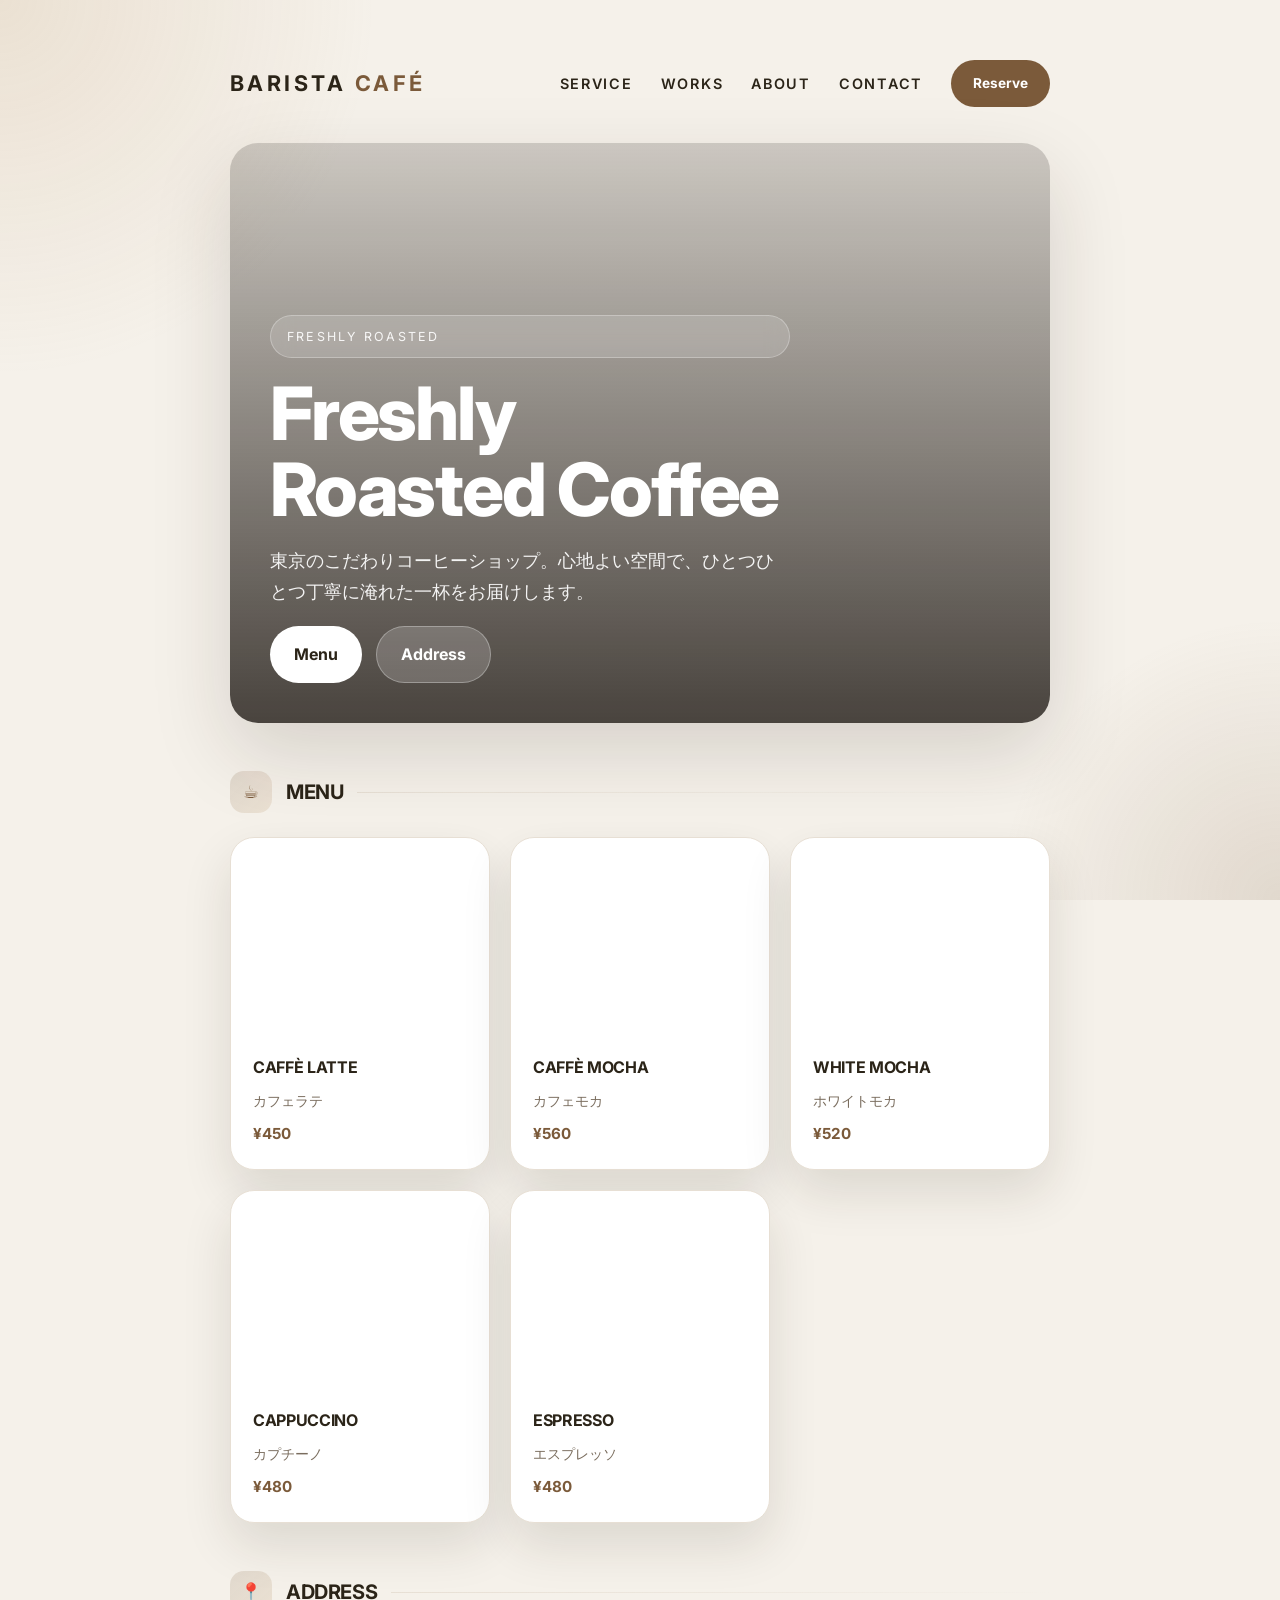
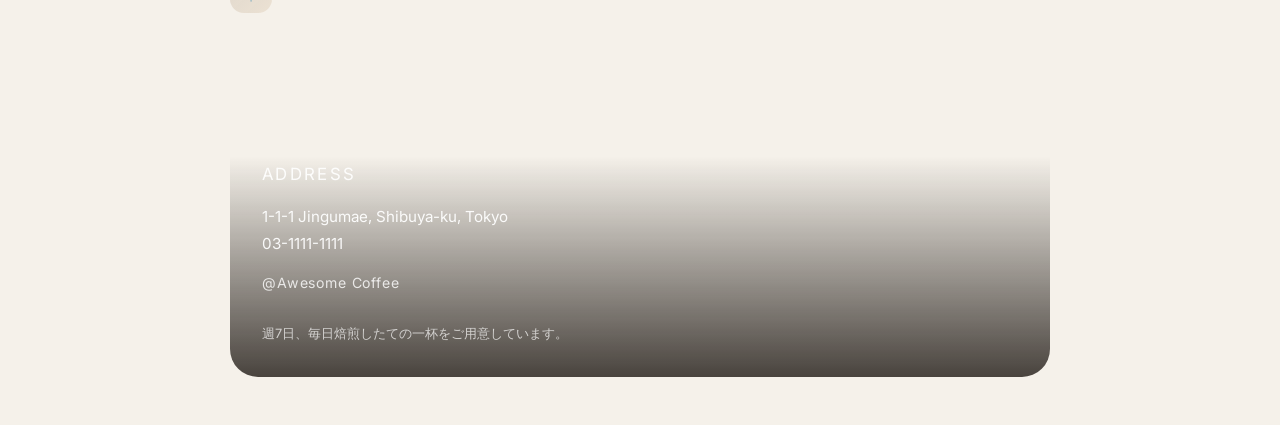
<file: barista-site/index.html>
<!DOCTYPE html>
<html lang="ja">
<head>
  <meta charset="UTF-8" />
  <meta name="viewport" content="width=device-width, initial-scale=1.0" />
  <title>BARISTA | Freshly Roasted Coffee</title>
  <link rel="preconnect" href="https://fonts.googleapis.com" />
  <link rel="preconnect" href="https://fonts.gstatic.com" crossorigin />
  <link href="https://fonts.googleapis.com/css2?family=Inter:wght@300;400;500;600;700&display=swap" rel="stylesheet" />
  <style>
    *, *::before, *::after {
      box-sizing: border-box;
      margin: 0;
      padding: 0;
    }

    :root {
      --bg: #f5f1ea;
      --surface: #ffffff;
      --surface2: #fbf7ef;
      --white: #ffffff;
      --accent: #7b5a3a;
      --accent2: #c19a6b;
      --text: #2b2418;
      --muted: #7a6d5e;
      --border: #e7dfd4;
      --shadow: rgba(39, 30, 17, 0.12);
      --shadow-strong: rgba(39, 30, 17, 0.15);
      --surface-soft: rgba(255,255,255,.15);
      --surface-soft-strong: rgba(255,255,255,.18);
      --surface-soft-border: rgba(255,255,255,.28);
      --button-border: rgba(255,255,255,.3);
      --overlay-light: rgba(15,9,4,.18);
      --overlay-strong: rgba(15,9,4,.75);
      --gradient-soft-1: rgba(193,154,107,.18);
      --gradient-soft-2: rgba(123,90,58,.16);
      --text-bright: rgba(255,255,255,.92);
      --text-bright-soft: rgba(255,255,255,.95);
      --text-bright-alt: rgba(255,255,255,.9);
      --text-bright-muted: rgba(255,255,255,.85);
      --text-bright-lighter: rgba(255,255,255,.7);
      --text-bright-mid: rgba(255,255,255,.8);
      --shadow-rich: rgba(39, 30, 17, .15);
      --card-hover-border: rgba(123,90,58,.35);
    }

    html {
      scroll-behavior: smooth;
    }

    body {
      font-family: 'Inter', system-ui, sans-serif;
      background: var(--bg);
      color: var(--text);
      min-height: 100vh;
      line-height: 1.7;
    }

    body::before {
      content: '';
      position: fixed;
      inset: 0;
      background: radial-gradient(circle at top left, var(--gradient-soft-1), transparent 24%),
                  radial-gradient(circle at bottom right, var(--gradient-soft-2), transparent 18%);
      pointer-events: none;
    }

    .page {
      position: relative;
      z-index: 1;
      max-width: 860px;
      margin: 0 auto;
      padding: 24px 20px 40px;
    }

    header {
      display: flex;
      align-items: center;
      justify-content: space-between;
      gap: 24px;
      padding: 20px 0;
    }

    .brand {
      font-size: clamp(1.1rem, 2vw, 1.35rem);
      font-weight: 700;
      letter-spacing: .16em;
      text-transform: uppercase;
    }

    .brand span {
      color: var(--accent);
    }

    nav {
      display: none;
    }

    .nav-list {
      display: flex;
      gap: 28px;
      align-items: center;
      flex-wrap: wrap;
      list-style: none;
    }

    .nav-link {
      color: var(--text);
      text-decoration: none;
      font-size: 0.9rem;
      font-weight: 600;
      letter-spacing: .12em;
      text-transform: uppercase;
    }

    .nav-action {
      display: inline-flex;
      align-items: center;
      justify-content: center;
      padding: 12px 22px;
      border-radius: 999px;
      background: var(--accent);
      color: var(--surface);
      font-size: 0.85rem;
      font-weight: 700;
      text-decoration: none;
      transition: transform .2s, opacity .2s;
    }

    .nav-action:hover {
      transform: translateY(-1px);
      opacity: .95;
    }

    .hero {
      display: grid;
      gap: 24px;
      margin-top: 16px;
    }

    .hero-banner {
      position: relative;
      min-height: 520px;
      border-radius: 28px;
      overflow: hidden;
      background-image: url('https://images.unsplash.com/photo-1495474472287-4d71bcdd2085?auto=format&fit=crop&w=1600&q=80');
      background-size: cover;
      background-position: center;
      box-shadow: 0 30px 80px var(--shadow-rich);
    }

    .hero-banner::before {
      content: '';
      position: absolute;
      inset: 0;
      background: linear-gradient(180deg, var(--overlay-light), var(--overlay-strong));
    }

    .hero-copy {
      position: absolute;
      inset: auto auto 32px 32px;
      max-width: 520px;
      z-index: 1;
      display: flex;
      flex-direction: column;
      gap: 18px;
    }

    .hero-top {
      display: inline-flex;
      align-items: center;
      gap: 10px;
      background: var(--surface-soft);
      border: 1px solid var(--surface-soft-border);
      border-radius: 999px;
      padding: 10px 16px;
      color: var(--text-bright-alt);
      font-size: 0.78rem;
      letter-spacing: .18em;
      text-transform: uppercase;
      backdrop-filter: blur(10px);
    }

    .hero-title {
      font-size: clamp(3.1rem, 6vw, 4.6rem);
      line-height: 1.02;
      font-weight: 800;
      color: var(--white);
      letter-spacing: -.03em;
      max-width: 540px;
    }

    .hero-text {
      color: var(--text-bright);
      font-size: clamp(1rem, 2vw, 1.1rem);
      max-width: 520px;
      line-height: 1.8;
    }

    .hero-actions {
      display: flex;
      flex-wrap: wrap;
      gap: 14px;
    }

    .button {
      display: inline-flex;
      align-items: center;
      justify-content: center;
      padding: 14px 24px;
      border-radius: 999px;
      font-weight: 700;
      text-decoration: none;
      transition: transform .2s, opacity .2s, background .2s;
    }

    .button-primary {
      background: var(--surface);
      color: var(--text);
    }

    .button-secondary {
      background: var(--surface-soft-strong);
      color: var(--white);
      border: 1px solid var(--button-border);
    }

    .button:hover {
      transform: translateY(-2px);
      opacity: .95;
    }

    .section {
      padding-top: 48px;
    }

    .section-label {
      display: flex;
      align-items: center;
      gap: 14px;
      margin-bottom: 24px;
    }

    .section-label .s-icon {
      width: 42px;
      height: 42px;
      display: grid;
      place-items: center;
      border-radius: 14px;
      background: linear-gradient(135deg, var(--gradient-soft-2), var(--gradient-soft-1));
      color: var(--accent);
      font-size: 1.1rem;
    }

    .section-label h2 {
      font-size: 1.25rem;
      font-weight: 700;
      letter-spacing: -.02em;
    }

    .section-label .s-line {
      flex: 1;
      height: 1px;
      background: linear-gradient(to right, var(--border), transparent);
    }

    .menu-grid {
      display: grid;
      gap: 20px;
      grid-template-columns: repeat(auto-fit, minmax(240px, 1fr));
    }

    .card {
      background: var(--surface);
      border: 1px solid var(--border);
      border-radius: 24px;
      overflow: hidden;
      box-shadow: 0 22px 50px var(--shadow);
      transition: transform .25s, border-color .25s;
    }

    .card:hover {
      transform: translateY(-4px);
      border-color: var(--card-hover-border);
    }

    .menu-card {
      display: flex;
      flex-direction: column;
      min-height: 100%;
    }

    .menu-thumb {
      width: 100%;
      aspect-ratio: 4 / 3;
      background-size: cover;
      background-position: center;
    }

    .menu-body {
      padding: 22px;
      display: flex;
      flex-direction: column;
      gap: 8px;
    }

    .menu-name {
      font-size: 1rem;
      font-weight: 700;
      letter-spacing: -.02em;
    }

    .menu-subtitle {
      color: var(--muted);
      font-size: 0.9rem;
    }

    .menu-price {
      margin-top: auto;
      font-size: 0.95rem;
      font-weight: 700;
      color: var(--accent);
    }

    .address-card {
      position: relative;
      min-height: 340px;
      border-radius: 28px;
      overflow: hidden;
      background-image: url('https://images.unsplash.com/photo-1509042239860-f550ce710b93?auto=format&fit=crop&w=1400&q=80');
      background-size: cover;
      background-position: center;
      display: grid;
      align-items: flex-end;
      padding: 32px;
    }

    .address-card::before {
      content: '';
      position: absolute;
      inset: 0;
      background: linear-gradient(180deg, transparent 35%, var(--overlay-strong) 100%);
    }

    .address-body {
      position: relative;
      z-index: 1;
      color: var(--white);
      display: flex;
      flex-direction: column;
      gap: 14px;
    }

    .address-title {
      font-size: 1.05rem;
      letter-spacing: .14em;
      text-transform: uppercase;
      color: var(--text-bright-alt);
    }

    .address-text {
      max-width: 480px;
      font-size: 0.95rem;
      line-height: 1.8;
      color: var(--text-bright);
    }

    .address-meta {
      font-size: 0.88rem;
      color: var(--text-bright-mid);
      letter-spacing: .06em;
    }

    .address-footer {
      margin-top: 14px;
      font-size: 0.8rem;
      color: var(--text-bright-lighter);
    }

    @media (min-width: 768px) {
      header {
        padding-top: 28px;
      }

      nav {
        display: block;
      }

      .page {
        padding: 32px 20px 48px;
      }

      .hero-banner {
        min-height: 580px;
      }

      .hero-copy {
        left: 40px;
        right: auto;
        bottom: 40px;
        top: auto;
      }
    }

    @media (max-width: 639px) {
      .hero-banner {
        min-height: 420px;
      }

      .hero-copy {
        inset: auto 20px 24px 20px;
      }

      .nav-list {
        gap: 16px;
      }
    }
  </style>
</head>
<body>
  <div class="page">
    <header>
      <div class="brand">BARISTA <span>Café</span></div>
      <nav>
        <ul class="nav-list">
          <li><a href="#service" class="nav-link">Service</a></li>
          <li><a href="#works" class="nav-link">Works</a></li>
          <li><a href="#about" class="nav-link">About</a></li>
          <li><a href="#contact" class="nav-link">Contact</a></li>
          <li><a href="#address" class="nav-action">Reserve</a></li>
        </ul>
      </nav>
    </header>

    <main>
      <section class="hero">
        <div class="hero-banner">
        <div class="hero-copy">
          <span class="hero-top">Freshly Roasted</span>
          <h1 class="hero-title">Freshly Roasted Coffee</h1>
          <p class="hero-text">東京のこだわりコーヒーショップ。心地よい空間で、ひとつひとつ丁寧に淹れた一杯をお届けします。</p>
          <div class="hero-actions">
            <a href="#menu" class="button button-primary">Menu</a>
            <a href="#address" class="button button-secondary">Address</a>
          </div>
        </div>
      </div>
    </section>

    <section id="menu" class="section">
      <div class="section-label">
        <div class="s-icon">☕</div>
        <h2>MENU</h2>
        <div class="s-line"></div>
      </div>

      <div class="menu-grid">
        <article class="card menu-card">
          <div class="menu-thumb" style="background-image: url('https://images.unsplash.com/photo-1509042239860-f550ce710b93?auto=format&fit=crop&w=800&q=80');"></div>
          <div class="menu-body">
            <p class="menu-name">CAFFÈ LATTE</p>
            <p class="menu-subtitle">カフェラテ</p>
            <p class="menu-price">¥450</p>
          </div>
        </article>

        <article class="card menu-card">
          <div class="menu-thumb" style="background-image: url('https://images.unsplash.com/photo-1511920170033-f8396924c348?auto=format&fit=crop&w=800&q=80');"></div>
          <div class="menu-body">
            <p class="menu-name">CAFFÈ MOCHA</p>
            <p class="menu-subtitle">カフェモカ</p>
            <p class="menu-price">¥560</p>
          </div>
        </article>

        <article class="card menu-card">
          <div class="menu-thumb" style="background-image: url('https://images.unsplash.com/photo-1498804103079-a6351b050096?auto=format&fit=crop&w=800&q=80');"></div>
          <div class="menu-body">
            <p class="menu-name">WHITE MOCHA</p>
            <p class="menu-subtitle">ホワイトモカ</p>
            <p class="menu-price">¥520</p>
          </div>
        </article>

        <article class="card menu-card">
          <div class="menu-thumb" style="background-image: url('https://images.unsplash.com/photo-1509042239860-f550ce710b93?auto=format&fit=crop&w=800&q=80&sat=-20');"></div>
          <div class="menu-body">
            <p class="menu-name">CAPPUCCINO</p>
            <p class="menu-subtitle">カプチーノ</p>
            <p class="menu-price">¥480</p>
          </div>
        </article>

        <article class="card menu-card">
          <div class="menu-thumb" style="background-image: url('https://images.unsplash.com/photo-1511920170033-f8396924c348?auto=format&fit=crop&w=800&q=80&sat=-20');"></div>
          <div class="menu-body">
            <p class="menu-name">ESPRESSO</p>
            <p class="menu-subtitle">エスプレッソ</p>
            <p class="menu-price">¥480</p>
          </div>
        </article>
      </div>
    </section>

    <section id="address" class="section">
      <div class="section-label">
        <div class="s-icon">📍</div>
        <h2>ADDRESS</h2>
        <div class="s-line"></div>
      </div>

      <article class="address-card">
        <div class="address-body">
          <span class="address-title">ADDRESS</span>
          <p class="address-text">1-1-1 Jingumae, Shibuya-ku, Tokyo<br />03-1111-1111</p>
          <p class="address-meta">@Awesome Coffee</p>
          <p class="address-footer">週7日、毎日焙煎したての一杯をご用意しています。</p>
        </div>
      </article>
    </section>
  </main>
  </div>
</body>
</html>
</file>
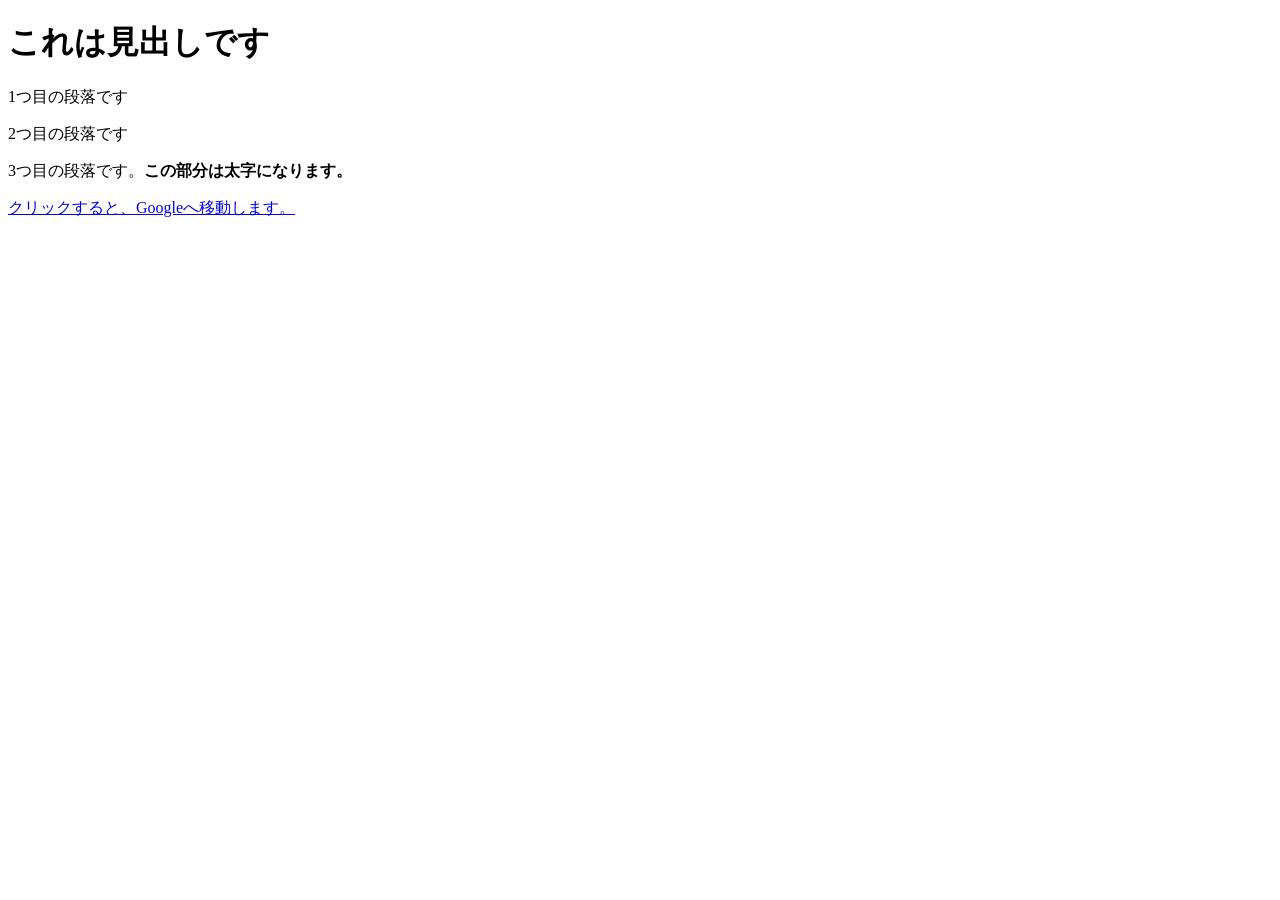
<file: html-practice/index.html>
<!DOCTYPE HTML>
<html>
  <head>
    <meta charset="UTF-8">
    <title>HTML学習用ウェブサイト</title>
  </head>
  <body>
    <h1>
      これは見出しです
    </h1>
    <p>
      1つ目の段落です
    </p>
    <p>
      2つ目の段落です
    </p>
    <p>
      3つ目の段落です。<b>この部分は太字になります。</b>
    </p>
     <a href="https://www.google.com/">クリックすると、Googleへ移動します。</a>
  </body>
</html>
</file>
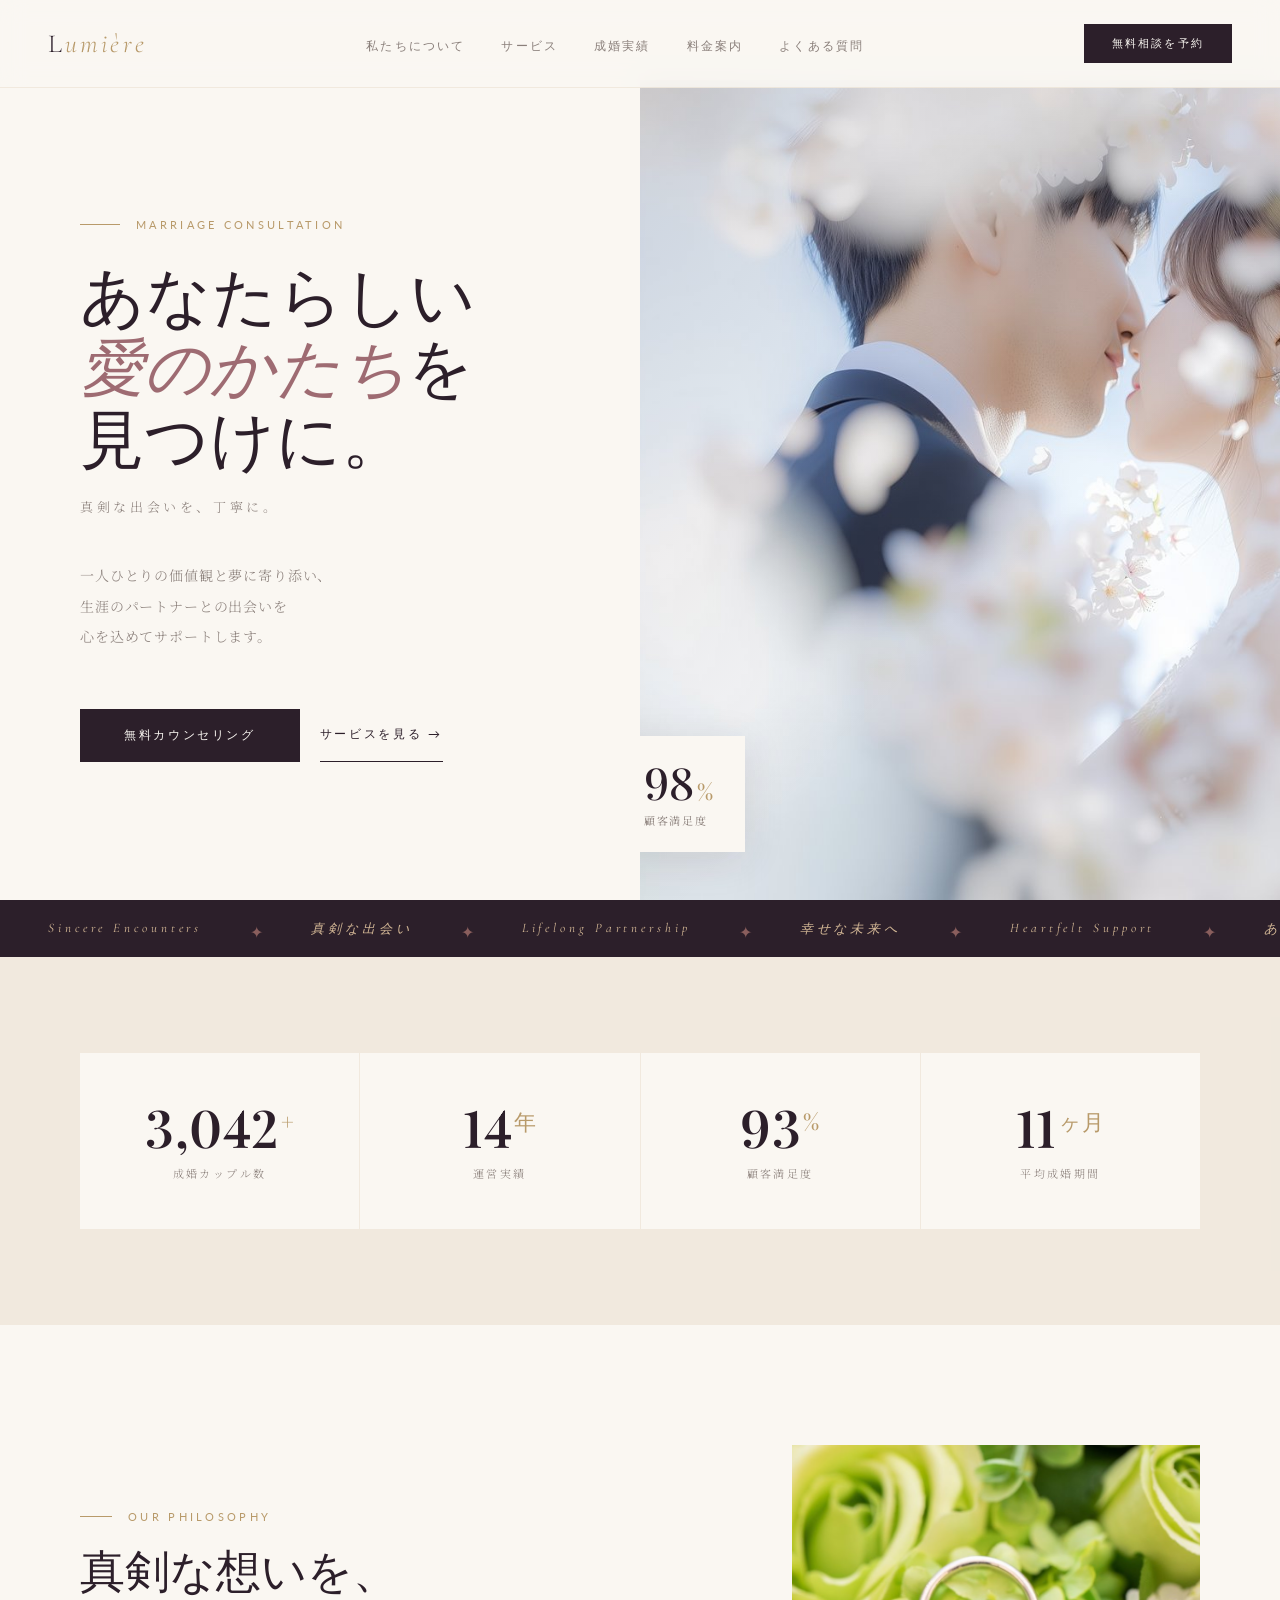
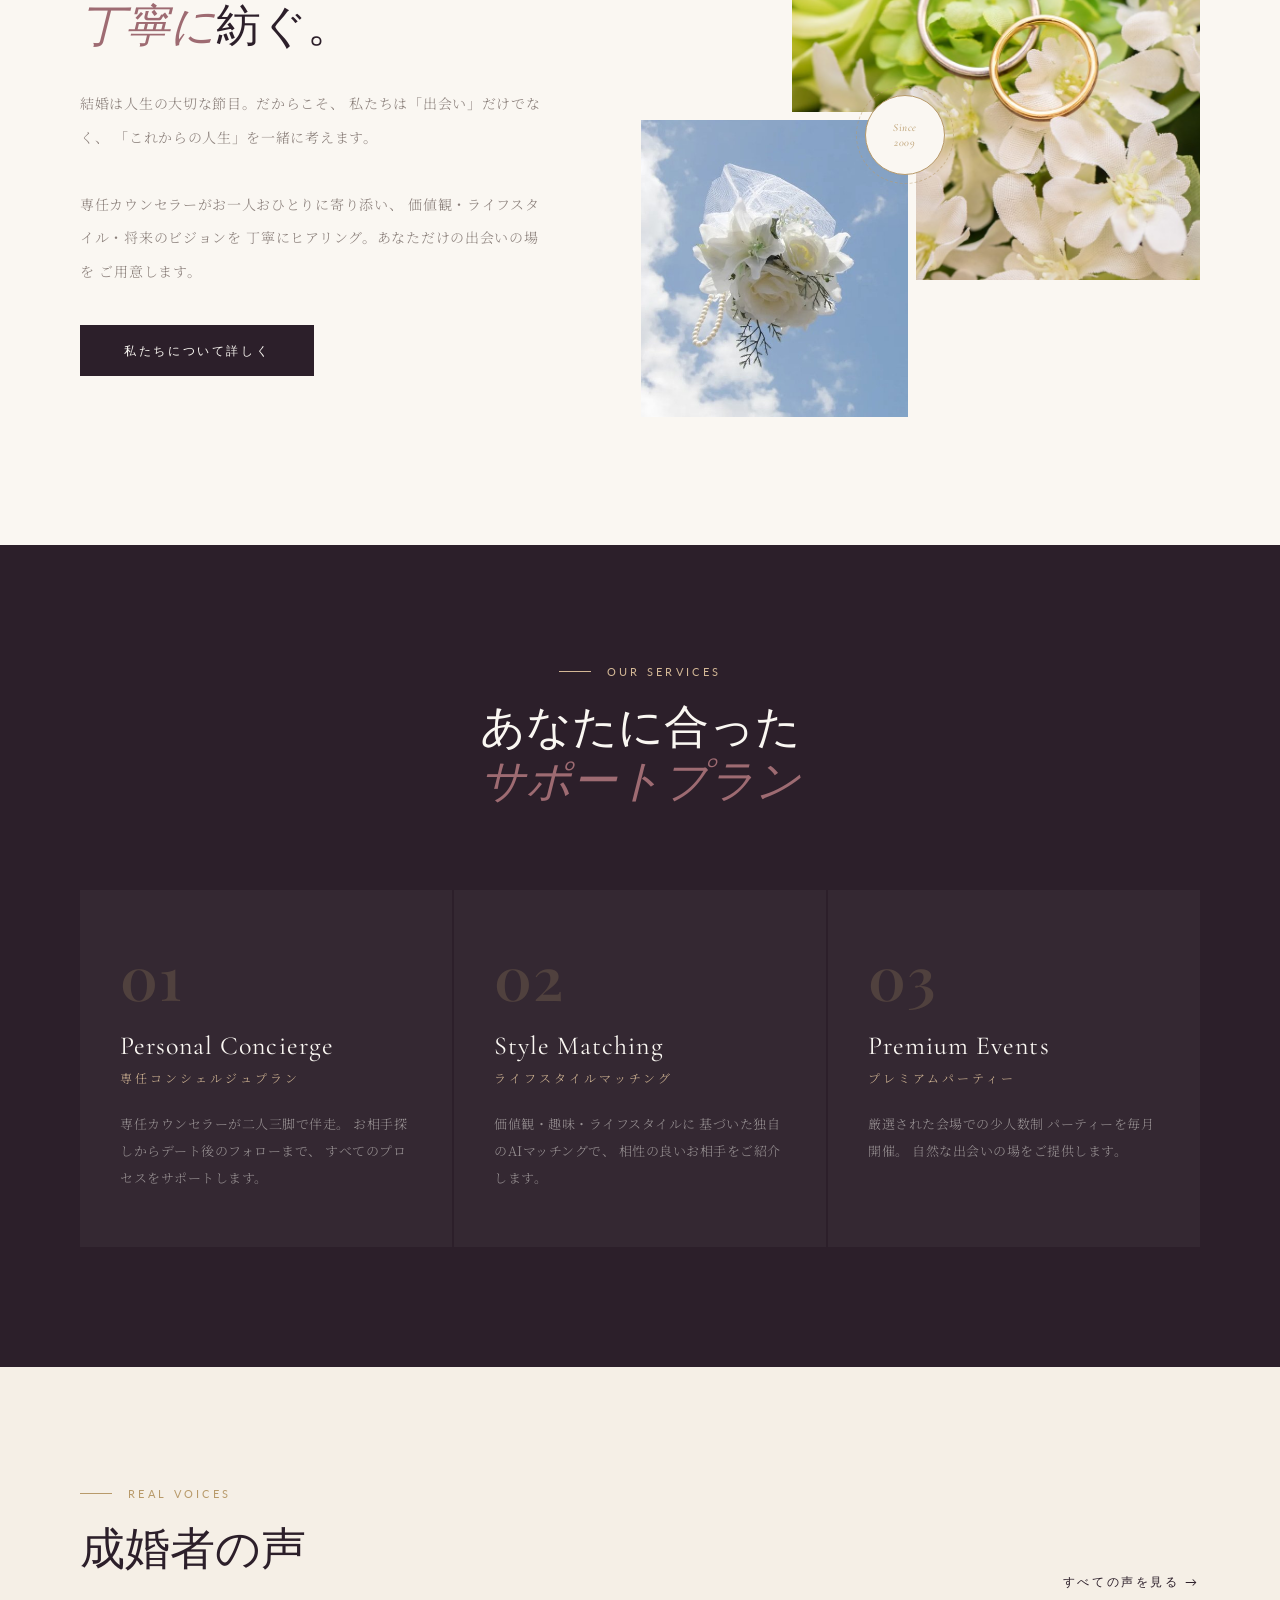
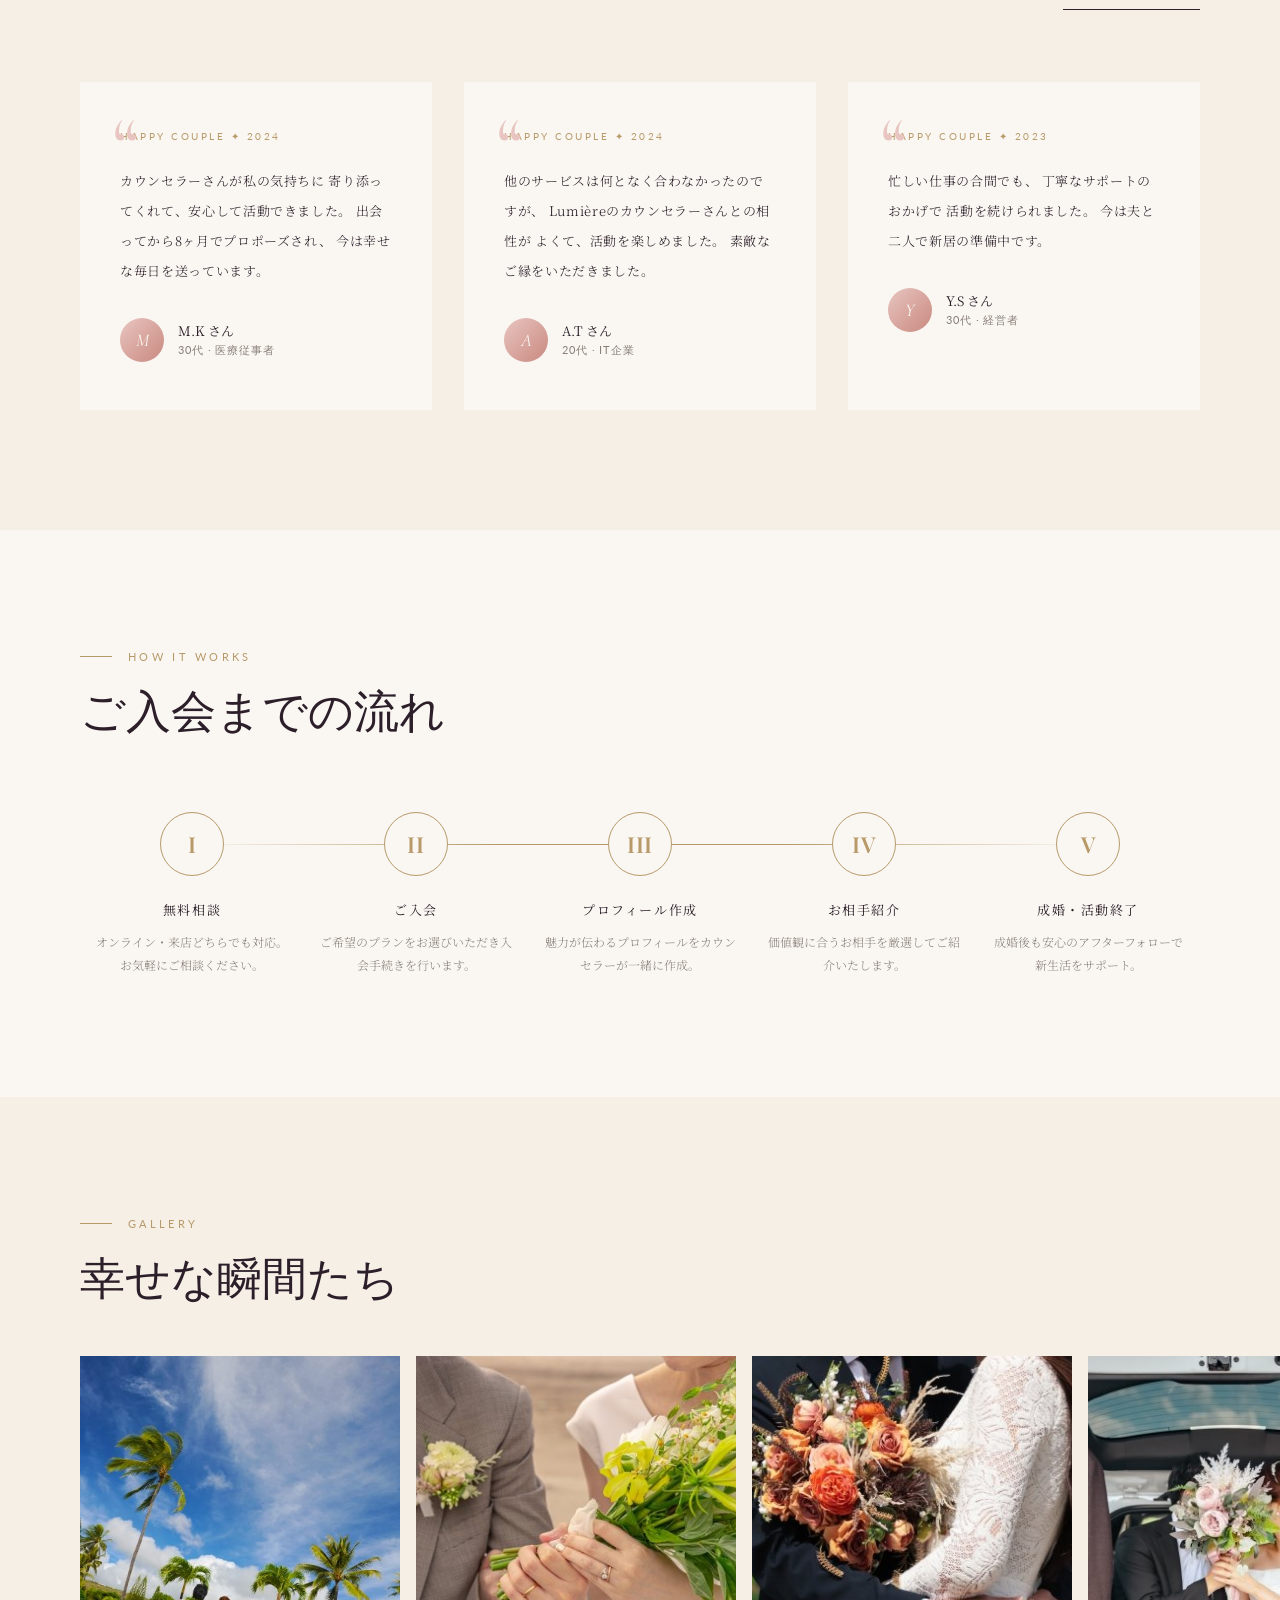
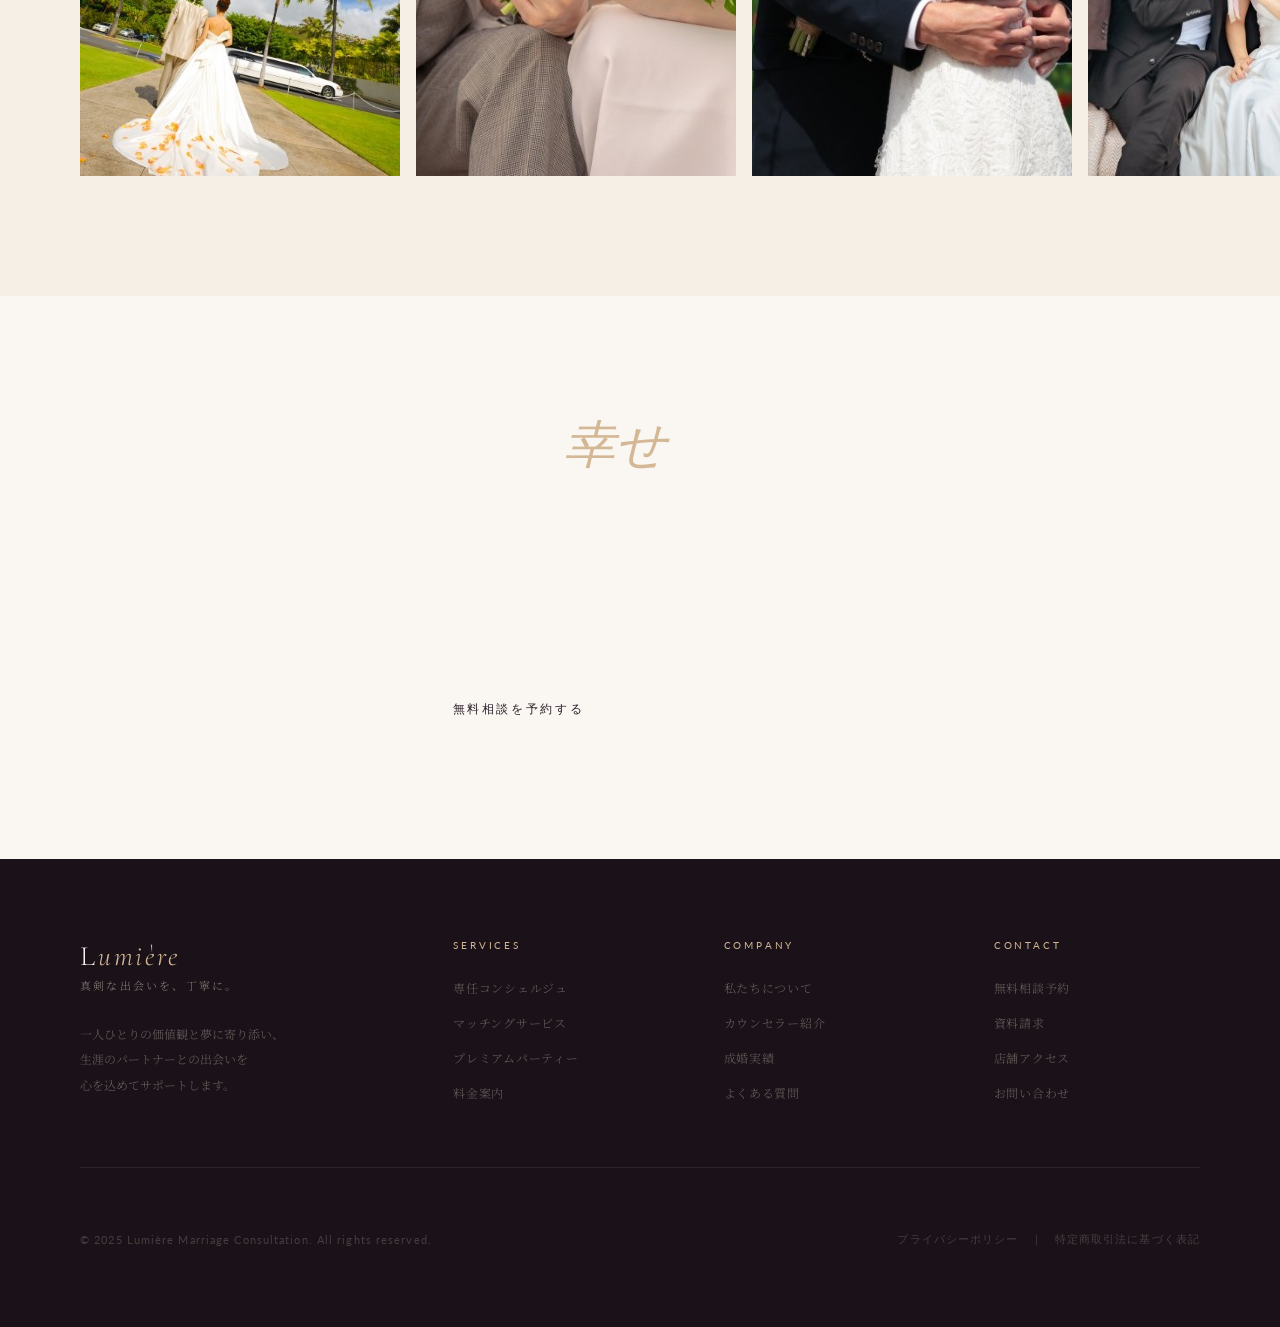
<file: lumiere-site/index.html>
<!DOCTYPE html>
<html lang="ja">
<head>
<meta charset="UTF-8">
<meta name="viewport" content="width=device-width, initial-scale=1.0">
<title>Lumière — 結婚相談所</title>
<link href="https://fonts.googleapis.com/css2?family=Cormorant+Garamond:ital,wght@0,300;0,400;0,500;1,300;1,400&family=Noto+Serif+JP:wght@300;400;500&family=Lato:wght@300;400&family=Playfair+Display:wght@500;600;700&family=Montserrat:wght@500;600;700&display=swap" rel="stylesheet">
<style>
  :root {
    --ivory: #FAF7F2;
    --cream: #F5EFE6;
    --blush: #E8C5C0;
    --rose: #C9897F;
    --dusty-mauve: #9E6B72;
    --deep: #2C1F2A;
    --gold: #B89A6A;
    --gold-light: #D4B896;
    --warm-gray: #8A7F7A;
    --soft-black: #1A1218;
  }

  * { margin: 0; padding: 0; box-sizing: border-box; }

  html { scroll-behavior: smooth; }

  body {
    background: var(--ivory);
    color: var(--deep);
    font-family: 'Noto Serif JP', serif;
    overflow-x: hidden;
  }

  /* ── NAV ── */
  nav {
    position: fixed; top: 0; left: 0; right: 0; z-index: 100;
    padding: 24px 48px;
    display: flex; align-items: center; justify-content: space-between;
    background: rgba(250,247,242,0.85);
    backdrop-filter: blur(12px);
    border-bottom: 1px solid rgba(184,154,106,0.15);
  }
  .nav-logo {
    font-family: 'Cormorant Garamond', serif;
    font-size: 26px; font-weight: 300; letter-spacing: 0.12em;
    color: var(--deep);
    text-decoration: none;
  }
  .nav-logo span { color: var(--gold); font-style: italic; }
  .nav-links {
    display: flex; gap: 36px; list-style: none;
  }
  .nav-links a {
    font-family: 'Lato', sans-serif;
    font-size: 12px; letter-spacing: 0.18em; text-transform: uppercase;
    color: var(--warm-gray); text-decoration: none;
    transition: color 0.3s;
  }
  .nav-links a:hover { color: var(--gold); }
  .nav-cta {
    font-family: 'Lato', sans-serif;
    font-size: 11px; letter-spacing: 0.2em; text-transform: uppercase;
    color: var(--ivory); background: var(--deep);
    padding: 12px 28px; border: none; cursor: pointer;
    transition: background 0.3s;
    text-decoration: none;
  }
  .nav-cta:hover { background: var(--dusty-mauve); }

  /* ── HERO ── */
  .hero {
    min-height: 100vh;
    display: grid;
    grid-template-columns: 1fr 1fr;
    padding-top: 80px;
    overflow: hidden;
    position: relative;
  }
  .hero-left {
    display: flex; flex-direction: column;
    justify-content: center;
    padding: 80px 64px 80px 80px;
    position: relative; z-index: 2;
  }
  .hero-eyebrow {
    font-family: 'Lato', sans-serif;
    font-size: 11px; letter-spacing: 0.3em; text-transform: uppercase;
    color: var(--gold);
    margin-bottom: 32px;
    display: flex; align-items: center; gap: 16px;
  }
  .hero-eyebrow::before {
    content: '';
    display: block; width: 40px; height: 1px;
    background: var(--gold);
  }
  .hero-title {
    font-family: 'Cormorant Garamond', serif;
    font-size: clamp(52px, 5vw, 80px);
    font-weight: 300;
    line-height: 1.12;
    color: var(--deep);
    margin-bottom: 16px;
  }
  .hero-title em {
    font-style: italic;
    color: var(--dusty-mauve);
  }
  .hero-subtitle-jp {
    font-family: 'Noto Serif JP', serif;
    font-size: 13px; font-weight: 300;
    letter-spacing: 0.28em;
    color: var(--warm-gray);
    margin-bottom: 40px;
    line-height: 2;
  }
  .hero-desc {
    font-family: 'Noto Serif JP', serif;
    font-size: 14px; font-weight: 300;
    line-height: 2.2; letter-spacing: 0.06em;
    color: var(--warm-gray);
    max-width: 400px;
    margin-bottom: 56px;
  }
  .hero-actions {
    display: flex; gap: 20px; align-items: center;
  }
  .btn-primary {
    font-family: 'Lato', sans-serif;
    font-size: 12px; letter-spacing: 0.22em; text-transform: uppercase;
    color: var(--ivory); background: var(--deep);
    padding: 18px 44px; border: none; cursor: pointer;
    text-decoration: none;
    transition: all 0.4s;
    position: relative; overflow: hidden;
  }
  .btn-primary::after {
    content: '';
    position: absolute; bottom: 0; left: 0;
    width: 0; height: 2px;
    background: var(--gold);
    transition: width 0.4s;
  }
  .btn-primary:hover::after { width: 100%; }
  .btn-primary:hover { background: var(--dusty-mauve); }
  .btn-ghost {
    font-family: 'Lato', sans-serif;
    font-size: 12px; letter-spacing: 0.22em; text-transform: uppercase;
    color: var(--deep);
    text-decoration: none;
    display: flex; align-items: center; gap: 10px;
    padding: 18px 0;
    border-bottom: 1px solid var(--deep);
    transition: color 0.3s, border-color 0.3s;
  }
  .btn-ghost:hover { color: var(--gold); border-color: var(--gold); }

  .hero-right {
    position: relative; overflow: hidden;
  }
  .hero-img-main {
    width: 100%; height: 100%;
    object-fit: cover;
    transform-origin: center;
    animation: subtle-zoom 20s ease-in-out infinite alternate;
  }
  @keyframes subtle-zoom {
    from { transform: scale(1); }
    to { transform: scale(1.04); }
  }
  .hero-img-overlay {
    position: absolute; inset: 0;
    background: linear-gradient(135deg, rgba(44,31,42,0.15) 0%, transparent 60%);
  }
  .hero-badge {
    position: absolute; bottom: 48px; left: -28px;
    background: var(--ivory);
    padding: 24px 32px;
    box-shadow: 0 8px 40px rgba(44,31,42,0.12);
    z-index: 3;
  }
  .hero-badge-num {
    font-family: 'Playfair Display', serif;
    font-size: 44px; font-weight: 500;
    color: var(--deep);
    line-height: 1;
    letter-spacing: 0.01em;
    font-feature-settings: "lnum" 1, "tnum" 1;
    font-variant-numeric: lining-nums tabular-nums;
    display: flex; align-items: baseline;
  }
  .hero-badge-num span {
    font-family: 'Playfair Display', serif;
    font-size: 22px; color: var(--gold);
    font-weight: 500;
    margin-left: 2px;
  }
  .hero-badge-label {
    font-family: 'Noto Serif JP', serif;
    font-size: 11px; font-weight: 400;
    letter-spacing: 0.15em;
    color: var(--warm-gray);
    margin-top: 8px;
  }

  /* ── MARQUEE ── */
  .marquee-band {
    background: var(--deep);
    padding: 14px 0;
    overflow: hidden;
    white-space: nowrap;
  }
  .marquee-track {
    display: inline-flex; gap: 0;
    animation: marquee 22s linear infinite;
  }
  .marquee-item {
    font-family: 'Cormorant Garamond', serif;
    font-size: 13px; letter-spacing: 0.3em;
    color: var(--gold-light);
    padding: 0 48px;
    font-style: italic;
  }
  .marquee-dot {
    color: var(--rose); opacity: 0.6;
  }
  @keyframes marquee {
    from { transform: translateX(0); }
    to { transform: translateX(-50%); }
  }

  /* ── STATS ── */
  .stats-section {
    padding: 96px 80px;
    display: grid;
    grid-template-columns: repeat(4, 1fr);
    gap: 1px;
    background: rgba(184,154,106,0.15);
  }
  .stat-item {
    padding: 48px 40px;
    background: var(--ivory);
    text-align: center;
    position: relative;
  }
  .stat-item::after {
    content: '';
    position: absolute; bottom: 0; left: 50%; transform: translateX(-50%);
    width: 0; height: 2px; background: var(--gold);
    transition: width 0.6s;
  }
  .stat-item:hover::after { width: 60%; }
  .stat-num {
    font-family: 'Playfair Display', serif;
    font-size: 52px; font-weight: 600;
    color: var(--deep);
    line-height: 1;
    letter-spacing: 0.01em;
    font-feature-settings: "lnum" 1, "tnum" 1;
    font-variant-numeric: lining-nums tabular-nums;
  }
  .stat-num sup {
    font-size: 22px; color: var(--gold);
    font-weight: 500;
    margin-left: 2px;
  }
  .stat-label {
    font-family: 'Noto Serif JP', serif;
    font-size: 11px; font-weight: 300;
    letter-spacing: 0.22em;
    color: var(--warm-gray);
    margin-top: 12px;
  }

  /* ── PHILOSOPHY ── */
  .philosophy {
    padding: 120px 80px;
    display: grid;
    grid-template-columns: 1fr 1.2fr;
    gap: 80px;
    align-items: center;
  }
  .philosophy-text {}
  .section-eyebrow {
    font-family: 'Lato', sans-serif;
    font-size: 11px; letter-spacing: 0.3em; text-transform: uppercase;
    color: var(--gold);
    margin-bottom: 24px;
    display: flex; align-items: center; gap: 16px;
  }
  .section-eyebrow::before {
    content: ''; display: block;
    width: 32px; height: 1px; background: var(--gold);
  }
  .section-title {
    font-family: 'Cormorant Garamond', serif;
    font-size: clamp(38px, 3.5vw, 58px);
    font-weight: 300; line-height: 1.2;
    color: var(--deep);
    margin-bottom: 32px;
  }
  .section-title em {
    font-style: italic; color: var(--dusty-mauve);
  }
  .section-body {
    font-family: 'Noto Serif JP', serif;
    font-size: 14px; font-weight: 300;
    line-height: 2.4; letter-spacing: 0.05em;
    color: var(--warm-gray);
    margin-bottom: 48px;
  }
  .philosophy-images {
    position: relative;
    height: 580px;
  }
  .phil-img-1 {
    position: absolute;
    top: 0; right: 0;
    width: 72%; height: 75%;
    object-fit: cover;
  }
  .phil-img-2 {
    position: absolute;
    bottom: 0; left: 0;
    width: 50%; height: 54%;
    object-fit: cover;
    border: 8px solid var(--ivory);
  }
  .phil-accent {
    position: absolute;
    top: 50%; left: 48%;
    transform: translate(-50%, -50%);
    width: 80px; height: 80px;
    border: 1px solid var(--gold);
    border-radius: 50%;
    display: flex; align-items: center; justify-content: center;
    background: var(--ivory);
    z-index: 3;
  }
  .phil-accent-inner {
    font-family: 'Cormorant Garamond', serif;
    font-size: 11px; font-style: italic;
    color: var(--gold); letter-spacing: 0.05em;
    text-align: center; line-height: 1.4;
  }

  /* ── SERVICES ── */
  .services {
    background: var(--deep);
    padding: 120px 80px;
  }
  .services-header {
    text-align: center; margin-bottom: 80px;
  }
  .services-header .section-eyebrow {
    justify-content: center;
    color: var(--gold-light);
  }
  .services-header .section-eyebrow::before { background: var(--gold-light); }
  .services-header .section-title {
    color: var(--ivory);
  }
  .services-grid {
    display: grid;
    grid-template-columns: repeat(3, 1fr);
    gap: 2px;
  }
  .service-card {
    padding: 56px 40px;
    background: rgba(255,255,255,0.04);
    position: relative;
    overflow: hidden;
    transition: background 0.4s;
    cursor: pointer;
  }
  .service-card::before {
    content: '';
    position: absolute; top: 0; left: 0;
    width: 2px; height: 0;
    background: var(--gold);
    transition: height 0.5s;
  }
  .service-card:hover { background: rgba(255,255,255,0.08); }
  .service-card:hover::before { height: 100%; }
  .service-num {
    font-family: 'Playfair Display', serif;
    font-size: 60px; font-weight: 600;
    color: rgba(184,154,106,0.22);
    line-height: 1;
    margin-bottom: 24px;
    transition: color 0.4s;
    letter-spacing: 0.02em;
  }
  .service-card:hover .service-num {
    color: rgba(184,154,106,0.3);
  }
  .service-name {
    font-family: 'Cormorant Garamond', serif;
    font-size: 26px; font-weight: 400;
    color: var(--ivory);
    margin-bottom: 8px;
    letter-spacing: 0.04em;
  }
  .service-name-jp {
    font-family: 'Noto Serif JP', serif;
    font-size: 12px; font-weight: 300;
    letter-spacing: 0.25em;
    color: var(--gold-light);
    margin-bottom: 24px;
  }
  .service-desc {
    font-family: 'Noto Serif JP', serif;
    font-size: 13px; font-weight: 300;
    line-height: 2.1; letter-spacing: 0.04em;
    color: rgba(250,247,242,0.5);
  }

  /* ── TESTIMONIALS ── */
  .testimonials {
    padding: 120px 80px;
    background: var(--cream);
  }
  .testimonials-header {
    display: flex; justify-content: space-between; align-items: flex-end;
    margin-bottom: 72px;
  }
  .testimonials-grid {
    display: grid;
    grid-template-columns: repeat(3, 1fr);
    gap: 32px;
  }
  .testimonial-card {
    background: var(--ivory);
    padding: 48px 40px;
    position: relative;
  }
  .testimonial-card::before {
    content: '\201C';
    font-family: 'Cormorant Garamond', serif;
    font-size: 80px; line-height: 0.8;
    color: var(--blush);
    position: absolute; top: 32px; left: 32px;
  }
  .testimonial-tag {
    font-family: 'Lato', sans-serif;
    font-size: 10px; letter-spacing: 0.25em; text-transform: uppercase;
    color: var(--gold);
    margin-bottom: 24px;
    padding-left: 0;
  }
  .testimonial-body {
    font-family: 'Noto Serif JP', serif;
    font-size: 13px; font-weight: 300;
    line-height: 2.3; letter-spacing: 0.05em;
    color: var(--deep);
    margin-bottom: 32px;
    margin-top: 16px;
  }
  .testimonial-author {
    display: flex; align-items: center; gap: 14px;
  }
  .testimonial-avatar {
    width: 44px; height: 44px;
    border-radius: 50%;
    background: linear-gradient(135deg, var(--blush), var(--rose));
    display: flex; align-items: center; justify-content: center;
    font-family: 'Cormorant Garamond', serif;
    font-size: 18px; color: var(--ivory);
    font-style: italic;
  }
  .testimonial-name {
    font-family: 'Noto Serif JP', serif;
    font-size: 13px; font-weight: 400;
    color: var(--deep);
  }
  .testimonial-meta {
    font-family: 'Lato', sans-serif;
    font-size: 11px; letter-spacing: 0.08em;
    color: var(--warm-gray);
    margin-top: 3px;
  }

  /* ── FLOW ── */
  .flow {
    padding: 120px 80px;
  }
  .flow-header { margin-bottom: 72px; }
  .flow-steps {
    display: grid;
    grid-template-columns: repeat(5, 1fr);
    position: relative;
  }
  .flow-steps::before {
    content: '';
    position: absolute;
    top: 32px; left: 10%; right: 10%;
    height: 1px;
    background: linear-gradient(to right, transparent, var(--gold), var(--gold), transparent);
  }
  .flow-step {
    text-align: center; padding: 0 16px;
    position: relative; z-index: 1;
  }
  .flow-num {
    width: 64px; height: 64px;
    border-radius: 50%;
    background: var(--ivory);
    border: 1px solid var(--gold);
    display: flex; align-items: center; justify-content: center;
    margin: 0 auto 24px;
    font-family: 'Playfair Display', serif;
    font-size: 22px; color: var(--gold); font-weight: 600;
    transition: all 0.3s;
    letter-spacing: 0.04em;
  }
  .flow-step:hover .flow-num {
    background: var(--deep); color: var(--gold-light);
    border-color: var(--deep);
  }
  .flow-title {
    font-family: 'Noto Serif JP', serif;
    font-size: 13px; font-weight: 400;
    letter-spacing: 0.12em;
    color: var(--deep);
    margin-bottom: 12px;
  }
  .flow-desc {
    font-family: 'Noto Serif JP', serif;
    font-size: 12px; font-weight: 300;
    line-height: 1.9; color: var(--warm-gray);
  }

  /* ── GALLERY ── */
  .gallery {
    background: var(--cream);
    padding: 120px 0;
    overflow: hidden;
  }
  .gallery-inner {
    padding: 0 80px;
    margin-bottom: 48px;
  }
  .gallery-strip {
    display: flex; gap: 16px;
    padding: 0 80px;
    overflow-x: auto;
    scrollbar-width: none;
    cursor: grab;
  }
  .gallery-strip::-webkit-scrollbar { display: none; }
  .gallery-item {
    flex: 0 0 320px;
    height: 420px;
    overflow: hidden;
    position: relative;
  }
  .gallery-item img {
    width: 100%; height: 100%;
    object-fit: cover;
    transition: transform 0.6s;
  }
  .gallery-item:hover img { transform: scale(1.05); }
  .gallery-item-overlay {
    position: absolute; inset: 0;
    background: linear-gradient(to top, rgba(44,31,42,0.5) 0%, transparent 50%);
    opacity: 0; transition: opacity 0.4s;
    display: flex; align-items: flex-end;
    padding: 24px;
  }
  .gallery-item:hover .gallery-item-overlay { opacity: 1; }
  .gallery-item-label {
    font-family: 'Lato', sans-serif;
    font-size: 11px; letter-spacing: 0.2em; text-transform: uppercase;
    color: var(--ivory);
  }

  /* ── CTA ── */
  .cta-section {
    padding: 0;
    position: relative;
    overflow: hidden;
    min-height: 560px;
    display: flex; align-items: center;
  }
  .cta-bg {
    position: absolute; inset: 0;
    background-image: url('images/cta-bg.jpg');
    background-size: cover; background-position: center;
    filter: brightness(0.35);
  }
  .cta-content {
    position: relative; z-index: 2;
    text-align: center;
    width: 100%; padding: 120px 80px;
  }
  .cta-title {
    font-family: 'Cormorant Garamond', serif;
    font-size: clamp(44px, 4vw, 72px);
    font-weight: 300; line-height: 1.2;
    color: var(--ivory);
    margin-bottom: 24px;
  }
  .cta-title em { font-style: italic; color: var(--gold-light); }
  .cta-subtitle {
    font-family: 'Noto Serif JP', serif;
    font-size: 14px; font-weight: 300;
    letter-spacing: 0.15em; line-height: 2.2;
    color: rgba(250,247,242,0.7);
    margin-bottom: 56px;
  }
  .cta-actions {
    display: flex; gap: 20px; justify-content: center; align-items: center;
  }
  .btn-light {
    font-family: 'Lato', sans-serif;
    font-size: 12px; letter-spacing: 0.22em; text-transform: uppercase;
    color: var(--deep); background: var(--ivory);
    padding: 20px 52px; border: none; cursor: pointer;
    text-decoration: none;
    transition: all 0.3s;
  }
  .btn-light:hover { background: var(--gold-light); }
  .btn-border {
    font-family: 'Lato', sans-serif;
    font-size: 12px; letter-spacing: 0.22em; text-transform: uppercase;
    color: var(--ivory);
    padding: 20px 52px;
    border: 1px solid rgba(250,247,242,0.4);
    text-decoration: none;
    transition: all 0.3s;
  }
  .btn-border:hover { border-color: var(--gold-light); color: var(--gold-light); }

  /* ── FOOTER ── */
  footer {
    background: var(--soft-black);
    padding: 80px;
  }
  .footer-grid {
    display: grid;
    grid-template-columns: 1.5fr 1fr 1fr 1fr;
    gap: 64px;
    margin-bottom: 64px;
    padding-bottom: 64px;
    border-bottom: 1px solid rgba(255,255,255,0.08);
  }
  .footer-brand-name {
    font-family: 'Cormorant Garamond', serif;
    font-size: 28px; font-weight: 300; letter-spacing: 0.1em;
    color: var(--ivory); margin-bottom: 4px;
  }
  .footer-brand-name span { font-style: italic; color: var(--gold-light); }
  .footer-tagline {
    font-family: 'Noto Serif JP', serif;
    font-size: 11px; font-weight: 300;
    letter-spacing: 0.2em; color: var(--warm-gray);
    margin-bottom: 28px;
  }
  .footer-desc {
    font-family: 'Noto Serif JP', serif;
    font-size: 12px; font-weight: 300;
    line-height: 2.1; color: rgba(138,127,122,0.7);
  }
  .footer-col-title {
    font-family: 'Lato', sans-serif;
    font-size: 10px; letter-spacing: 0.28em; text-transform: uppercase;
    color: var(--gold-light);
    margin-bottom: 24px;
  }
  .footer-links {
    list-style: none; display: flex; flex-direction: column; gap: 12px;
  }
  .footer-links a {
    font-family: 'Noto Serif JP', serif;
    font-size: 12px; font-weight: 300; letter-spacing: 0.06em;
    color: rgba(138,127,122,0.7);
    text-decoration: none;
    transition: color 0.3s;
  }
  .footer-links a:hover { color: var(--ivory); }
  .footer-bottom {
    display: flex; justify-content: space-between; align-items: center;
  }
  .footer-copy {
    font-family: 'Lato', sans-serif;
    font-size: 11px; letter-spacing: 0.1em;
    color: rgba(138,127,122,0.4);
  }

  /* ── ANIMATIONS ── */
  .fade-in {
    opacity: 0; transform: translateY(30px);
    transition: opacity 0.8s ease, transform 0.8s ease;
  }
  .fade-in.visible { opacity: 1; transform: translateY(0); }

  .fade-in-left {
    opacity: 0; transform: translateX(-48px);
    transition: opacity 0.9s ease, transform 0.9s ease;
  }
  .fade-in-left.visible { opacity: 1; transform: translateX(0); }

  .fade-in-right {
    opacity: 0; transform: translateX(48px);
    transition: opacity 0.9s ease, transform 0.9s ease;
  }
  .fade-in-right.visible { opacity: 1; transform: translateX(0); }

  /* ── HERO ENTRANCE ── */
  .hero-left > * {
    opacity: 0;
    animation: hero-fade-up 0.9s ease forwards;
  }
  .hero-eyebrow    { animation-delay: 0.15s; }
  .hero-title      { animation-delay: 0.38s; }
  .hero-subtitle-jp{ animation-delay: 0.58s; }
  .hero-desc       { animation-delay: 0.74s; }
  .hero-actions    { animation-delay: 0.92s; }

  @keyframes hero-fade-up {
    from { opacity: 0; transform: translateY(36px); }
    to   { opacity: 1; transform: translateY(0); }
  }

  /* Hero badge float */
  .hero-badge { animation: badge-float 4.5s ease-in-out infinite; }
  @keyframes badge-float {
    0%, 100% { transform: translateY(0); }
    50%       { transform: translateY(-10px); }
  }

  /* Phil accent spinning ring */
  .phil-accent-ring {
    position: absolute;
    inset: -10px;
    border-radius: 50%;
    border: 1px dashed rgba(184,154,106,0.5);
    animation: slow-spin 14s linear infinite;
    pointer-events: none;
  }
  @keyframes slow-spin {
    from { transform: rotate(0deg); }
    to   { transform: rotate(360deg); }
  }

  /* Testimonial card hover lift */
  .testimonial-card {
    transition: transform 0.35s ease, box-shadow 0.35s ease;
  }
  .testimonial-card:hover {
    transform: translateY(-8px);
    box-shadow: 0 20px 56px rgba(44,31,42,0.12);
  }

  /* CTA bg parallax hint */
  .cta-bg { will-change: transform; }

  /* ── MOBILE ── */
  @media (max-width: 768px) {
    nav { padding: 20px 24px; }
    .nav-links { display: none; }
    .hero {
      grid-template-columns: 1fr;
      min-height: auto;
      padding-top: 72px;
    }
    .hero-left {
      padding: 48px 24px 40px;
      order: 2;
    }
    .hero-right {
      height: 55vw;
      order: 1;
    }
    .hero-title { font-size: 40px; }
    .hero-badge { left: 16px; bottom: 16px; padding: 16px 20px; }
    .hero-badge-num { font-size: 28px; }
    .stats-section {
      grid-template-columns: repeat(2, 1fr);
      padding: 48px 24px;
    }
    .stat-item { padding: 32px 20px; }
    .philosophy {
      grid-template-columns: 1fr;
      padding: 72px 24px;
      gap: 48px;
    }
    .philosophy-images { height: 320px; }
    .services { padding: 72px 24px; }
    .services-grid { grid-template-columns: 1fr; gap: 2px; }
    .testimonials { padding: 72px 24px; }
    .testimonials-header { flex-direction: column; align-items: flex-start; gap: 24px; }
    .testimonials-grid { grid-template-columns: 1fr; gap: 20px; }
    .flow { padding: 72px 24px; }
    .flow-steps {
      grid-template-columns: 1fr;
      gap: 40px;
    }
    .flow-steps::before { display: none; }
    .gallery-strip { padding: 0 24px; }
    .gallery-inner { padding: 0 24px; }
    .cta-content { padding: 80px 24px; }
    .cta-actions { flex-direction: column; }
    footer { padding: 48px 24px; }
    .footer-grid {
      grid-template-columns: 1fr;
      gap: 40px;
    }
    .footer-bottom { flex-direction: column; gap: 16px; text-align: center; }
  }
</style>
</head>
<body>

<!-- NAV -->
<nav>
  <a href="#" class="nav-logo">L<span>umière</span></a>
  <ul class="nav-links">
    <li><a href="#">私たちについて</a></li>
    <li><a href="#">サービス</a></li>
    <li><a href="#">成婚実績</a></li>
    <li><a href="#">料金案内</a></li>
    <li><a href="#">よくある質問</a></li>
  </ul>
  <a href="#" class="nav-cta">無料相談を予約</a>
</nav>

<!-- HERO -->
<section class="hero">
  <div class="hero-left fade-in">
    <p class="hero-eyebrow">Marriage Consultation</p>
    <h1 class="hero-title">
      あなたらしい<br>
      <em>愛のかたち</em>を<br>
      見つけに。
    </h1>
    <p class="hero-subtitle-jp">真剣な出会いを、丁寧に。</p>
    <p class="hero-desc">
      一人ひとりの価値観と夢に寄り添い、<br>
      生涯のパートナーとの出会いを<br>
      心を込めてサポートします。
    </p>
    <div class="hero-actions">
      <a href="#" class="btn-primary">無料カウンセリング</a>
      <a href="#" class="btn-ghost">サービスを見る →</a>
    </div>
  </div>
  <div class="hero-right">
    <img src="images/hero-img-main.jpg" alt="wedding rings with flowers" class="hero-img-main">
    <div class="hero-img-overlay"></div>
    <div class="hero-badge">
      <div class="hero-badge-num">98<span>%</span></div>
      <div class="hero-badge-label">顧客満足度</div>
    </div>
  </div>
</section>

<!-- MARQUEE -->
<div class="marquee-band">
  <div class="marquee-track">
    <span class="marquee-item">Sincere Encounters</span><span class="marquee-dot">✦</span>
    <span class="marquee-item">真剣な出会い</span><span class="marquee-dot">✦</span>
    <span class="marquee-item">Lifelong Partnership</span><span class="marquee-dot">✦</span>
    <span class="marquee-item">幸せな未来へ</span><span class="marquee-dot">✦</span>
    <span class="marquee-item">Heartfelt Support</span><span class="marquee-dot">✦</span>
    <span class="marquee-item">あなたらしい愛のかたち</span><span class="marquee-dot">✦</span>
    <span class="marquee-item">Sincere Encounters</span><span class="marquee-dot">✦</span>
    <span class="marquee-item">真剣な出会い</span><span class="marquee-dot">✦</span>
    <span class="marquee-item">Lifelong Partnership</span><span class="marquee-dot">✦</span>
    <span class="marquee-item">幸せな未来へ</span><span class="marquee-dot">✦</span>
    <span class="marquee-item">Heartfelt Support</span><span class="marquee-dot">✦</span>
    <span class="marquee-item">あなたらしい愛のかたち</span><span class="marquee-dot">✦</span>
  </div>
</div>

<!-- STATS -->
<section class="stats-section">
  <div class="stat-item fade-in">
    <div class="stat-num" data-target="3200" data-suffix="+">3,200<sup>+</sup></div>
    <div class="stat-label">成婚カップル数</div>
  </div>
  <div class="stat-item fade-in" style="transition-delay:0.1s">
    <div class="stat-num" data-target="15" data-suffix="年">15<sup>年</sup></div>
    <div class="stat-label">運営実績</div>
  </div>
  <div class="stat-item fade-in" style="transition-delay:0.2s">
    <div class="stat-num" data-target="98" data-suffix="%">98<sup>%</sup></div>
    <div class="stat-label">顧客満足度</div>
  </div>
  <div class="stat-item fade-in" style="transition-delay:0.3s">
    <div class="stat-num" data-target="12" data-suffix="ヶ月">12<sup>ヶ月</sup></div>
    <div class="stat-label">平均成婚期間</div>
  </div>
</section>

<!-- PHILOSOPHY -->
<section class="philosophy">
  <div class="philosophy-text fade-in-left">
    <p class="section-eyebrow">Our Philosophy</p>
    <h2 class="section-title">
      真剣な想いを、<br>
      <em>丁寧に</em>紡ぐ。
    </h2>
    <p class="section-body">
      結婚は人生の大切な節目。だからこそ、
      私たちは「出会い」だけでなく、
      「これからの人生」を一緒に考えます。<br><br>
      専任カウンセラーがお一人おひとりに寄り添い、
      価値観・ライフスタイル・将来のビジョンを
      丁寧にヒアリング。あなただけの出会いの場を
      ご用意します。
    </p>
    <a href="#" class="btn-primary">私たちについて詳しく</a>
  </div>
  <div class="philosophy-images fade-in-right" style="transition-delay:0.2s">
    <img src="images/phil-img-1.jpg" alt="bridal bouquet in the sky" class="phil-img-1">
    <img src="images/phil-img-2.jpg" alt="bridal bouquet in the sky" class="phil-img-2" style="object-position: left center;">
    <div class="phil-accent">
      <div class="phil-accent-ring"></div>
      <div class="phil-accent-inner">Since<br>2009</div>
    </div>
  </div>
</section>

<!-- SERVICES -->
<section class="services">
  <div class="services-header fade-in">
    <p class="section-eyebrow" style="color:var(--gold-light);justify-content:center;">Our Services</p>
    <h2 class="section-title" style="color:var(--ivory);text-align:center;">
      あなたに合った<br>
      <em>サポートプラン</em>
    </h2>
  </div>
  <div class="services-grid">
    <div class="service-card fade-in">
      <div class="service-num">01</div>
      <div class="service-name">Personal Concierge</div>
      <div class="service-name-jp">専任コンシェルジュプラン</div>
      <p class="service-desc">
        専任カウンセラーが二人三脚で伴走。
        お相手探しからデート後のフォローまで、
        すべてのプロセスをサポートします。
      </p>
    </div>
    <div class="service-card fade-in" style="transition-delay:0.1s">
      <div class="service-num">02</div>
      <div class="service-name">Style Matching</div>
      <div class="service-name-jp">ライフスタイルマッチング</div>
      <p class="service-desc">
        価値観・趣味・ライフスタイルに
        基づいた独自のAIマッチングで、
        相性の良いお相手をご紹介します。
      </p>
    </div>
    <div class="service-card fade-in" style="transition-delay:0.2s">
      <div class="service-num">03</div>
      <div class="service-name">Premium Events</div>
      <div class="service-name-jp">プレミアムパーティー</div>
      <p class="service-desc">
        厳選された会場での少人数制
        パーティーを毎月開催。
        自然な出会いの場をご提供します。
      </p>
    </div>
  </div>
</section>

<!-- TESTIMONIALS -->
<section class="testimonials">
  <div class="testimonials-header">
    <div>
      <p class="section-eyebrow">Real Voices</p>
      <h2 class="section-title">成婚者の声</h2>
    </div>
    <a href="#" class="btn-ghost">すべての声を見る →</a>
  </div>
  <div class="testimonials-grid">
    <div class="testimonial-card fade-in">
      <div class="testimonial-tag">Happy Couple ✦ 2024</div>
      <p class="testimonial-body">
        カウンセラーさんが私の気持ちに
        寄り添ってくれて、安心して活動できました。
        出会ってから8ヶ月でプロポーズされ、
        今は幸せな毎日を送っています。
      </p>
      <div class="testimonial-author">
        <div class="testimonial-avatar">M</div>
        <div>
          <div class="testimonial-name">M.K さん</div>
          <div class="testimonial-meta">30代 · 医療従事者</div>
        </div>
      </div>
    </div>
    <div class="testimonial-card fade-in" style="transition-delay:0.15s">
      <div class="testimonial-tag">Happy Couple ✦ 2024</div>
      <p class="testimonial-body">
        他のサービスは何となく合わなかったのですが、
        Lumièreのカウンセラーさんとの相性が
        よくて、活動を楽しめました。
        素敵なご縁をいただきました。
      </p>
      <div class="testimonial-author">
        <div class="testimonial-avatar">A</div>
        <div>
          <div class="testimonial-name">A.T さん</div>
          <div class="testimonial-meta">20代 · IT企業</div>
        </div>
      </div>
    </div>
    <div class="testimonial-card fade-in" style="transition-delay:0.3s">
      <div class="testimonial-tag">Happy Couple ✦ 2023</div>
      <p class="testimonial-body">
        忙しい仕事の合間でも、
        丁寧なサポートのおかげで
        活動を続けられました。
        今は夫と二人で新居の準備中です。
      </p>
      <div class="testimonial-author">
        <div class="testimonial-avatar">Y</div>
        <div>
          <div class="testimonial-name">Y.S さん</div>
          <div class="testimonial-meta">30代 · 経営者</div>
        </div>
      </div>
    </div>
  </div>
</section>

<!-- FLOW -->
<section class="flow">
  <div class="flow-header fade-in">
    <p class="section-eyebrow">How it Works</p>
    <h2 class="section-title">ご入会までの流れ</h2>
  </div>
  <div class="flow-steps">
    <div class="flow-step fade-in">
      <div class="flow-num">I</div>
      <div class="flow-title">無料相談</div>
      <p class="flow-desc">オンライン・来店どちらでも対応。お気軽にご相談ください。</p>
    </div>
    <div class="flow-step fade-in" style="transition-delay:0.1s">
      <div class="flow-num">II</div>
      <div class="flow-title">ご入会</div>
      <p class="flow-desc">ご希望のプランをお選びいただき入会手続きを行います。</p>
    </div>
    <div class="flow-step fade-in" style="transition-delay:0.2s">
      <div class="flow-num">III</div>
      <div class="flow-title">プロフィール作成</div>
      <p class="flow-desc">魅力が伝わるプロフィールをカウンセラーが一緒に作成。</p>
    </div>
    <div class="flow-step fade-in" style="transition-delay:0.3s">
      <div class="flow-num">IV</div>
      <div class="flow-title">お相手紹介</div>
      <p class="flow-desc">価値観に合うお相手を厳選してご紹介いたします。</p>
    </div>
    <div class="flow-step fade-in" style="transition-delay:0.4s">
      <div class="flow-num">V</div>
      <div class="flow-title">成婚・活動終了</div>
      <p class="flow-desc">成婚後も安心のアフターフォローで新生活をサポート。</p>
    </div>
  </div>
</section>

<!-- GALLERY -->
<section class="gallery">
  <div class="gallery-inner fade-in">
    <p class="section-eyebrow">Gallery</p>
    <h2 class="section-title">幸せな瞬間たち</h2>
  </div>
  <div class="gallery-strip">
    <div class="gallery-item">
      <img src="images/gallery-1-resort-wedding.jpg" alt="resort wedding">
      <div class="gallery-item-overlay">
        <span class="gallery-item-label">Resort Wedding</span>
      </div>
    </div>
    <div class="gallery-item">
      <img src="images/gallery-2-rings-and-bouquet.jpg" alt="rings and bouquet">
      <div class="gallery-item-overlay">
        <span class="gallery-item-label">Promise of Forever</span>
      </div>
    </div>
    <div class="gallery-item">
      <img src="images/gallery-3-couple-embrace.jpg" alt="couple embrace">
      <div class="gallery-item-overlay">
        <span class="gallery-item-label">Embrace</span>
      </div>
    </div>
    <div class="gallery-item">
      <img src="images/gallery-4-trunk-photo-shoot.jpg" alt="trunk photo shoot">
      <div class="gallery-item-overlay">
        <span class="gallery-item-label">Sweet Kiss</span>
      </div>
    </div>
  </div>
</section>

<!-- CTA -->
<section class="cta-section">
  <div class="cta-bg"></div>
  <div class="cta-content fade-in">
    <h2 class="cta-title">
      あなたの<em>幸せ</em>な未来は、<br>
      ここから始まります。
    </h2>
    <p class="cta-subtitle">
      まずは無料カウンセリングで、あなたのご希望をお聞かせください。<br>
      専任カウンセラーが、心を込めてお答えします。
    </p>
    <div class="cta-actions">
      <a href="#" class="btn-light">無料相談を予約する</a>
      <a href="#" class="btn-border">資料請求はこちら</a>
    </div>
  </div>
</section>

<!-- FOOTER -->
<footer>
  <div class="footer-grid">
    <div>
      <div class="footer-brand-name">L<span>umière</span></div>
      <div class="footer-tagline">真剣な出会いを、丁寧に。</div>
      <p class="footer-desc">
        一人ひとりの価値観と夢に寄り添い、<br>
        生涯のパートナーとの出会いを<br>
        心を込めてサポートします。
      </p>
    </div>
    <div>
      <div class="footer-col-title">Services</div>
      <ul class="footer-links">
        <li><a href="#">専任コンシェルジュ</a></li>
        <li><a href="#">マッチングサービス</a></li>
        <li><a href="#">プレミアムパーティー</a></li>
        <li><a href="#">料金案内</a></li>
      </ul>
    </div>
    <div>
      <div class="footer-col-title">Company</div>
      <ul class="footer-links">
        <li><a href="#">私たちについて</a></li>
        <li><a href="#">カウンセラー紹介</a></li>
        <li><a href="#">成婚実績</a></li>
        <li><a href="#">よくある質問</a></li>
      </ul>
    </div>
    <div>
      <div class="footer-col-title">Contact</div>
      <ul class="footer-links">
        <li><a href="#">無料相談予約</a></li>
        <li><a href="#">資料請求</a></li>
        <li><a href="#">店舗アクセス</a></li>
        <li><a href="#">お問い合わせ</a></li>
      </ul>
    </div>
  </div>
  <div class="footer-bottom">
    <div class="footer-copy">© 2025 Lumière Marriage Consultation. All rights reserved.</div>
    <div class="footer-copy">プライバシーポリシー　｜　特定商取引法に基づく表記</div>
  </div>
</footer>

<script>
// Intersection Observer for fade-in (all variants)
const observer = new IntersectionObserver((entries) => {
  entries.forEach(e => {
    if (e.isIntersecting) e.target.classList.add('visible');
  });
}, { threshold: 0.12 });
document.querySelectorAll('.fade-in, .fade-in-left, .fade-in-right').forEach(el => observer.observe(el));

// Stat counter animation
function animateCounter(el) {
  const target = parseInt(el.dataset.target, 10);
  const suffix = el.dataset.suffix || '';
  const duration = 1800;
  const start = performance.now();

  function update(now) {
    const t = Math.min((now - start) / duration, 1);
    const eased = 1 - Math.pow(1 - t, 3);
    const val = Math.round(eased * target);
    const display = target >= 1000 ? val.toLocaleString('ja-JP') : val;
    el.innerHTML = display + '<sup>' + suffix + '</sup>';
    if (t < 1) requestAnimationFrame(update);
  }
  requestAnimationFrame(update);
}

const statObserver = new IntersectionObserver((entries) => {
  entries.forEach(e => {
    if (e.isIntersecting) {
      const num = e.target.querySelector('.stat-num[data-target]');
      if (num) animateCounter(num);
      statObserver.unobserve(e.target);
    }
  });
}, { threshold: 0.5 });
document.querySelectorAll('.stat-item').forEach(el => statObserver.observe(el));

// CTA parallax
const ctaBg = document.querySelector('.cta-bg');
if (ctaBg) {
  window.addEventListener('scroll', () => {
    const rect = ctaBg.parentElement.getBoundingClientRect();
    ctaBg.style.transform = 'translateY(' + (rect.top * 0.28) + 'px)';
  }, { passive: true });
}

// Gallery drag scroll
const strip = document.querySelector('.gallery-strip');
let isDown = false, startX, scrollLeft;
strip.addEventListener('mousedown', e => {
  isDown = true; strip.style.cursor = 'grabbing';
  startX = e.pageX - strip.offsetLeft;
  scrollLeft = strip.scrollLeft;
});
strip.addEventListener('mouseleave', () => { isDown = false; strip.style.cursor = 'grab'; });
strip.addEventListener('mouseup', () => { isDown = false; strip.style.cursor = 'grab'; });
strip.addEventListener('mousemove', e => {
  if (!isDown) return;
  e.preventDefault();
  const x = e.pageX - strip.offsetLeft;
  strip.scrollLeft = scrollLeft - (x - startX) * 1.5;
});
</script>
</body>
</html>
</file>
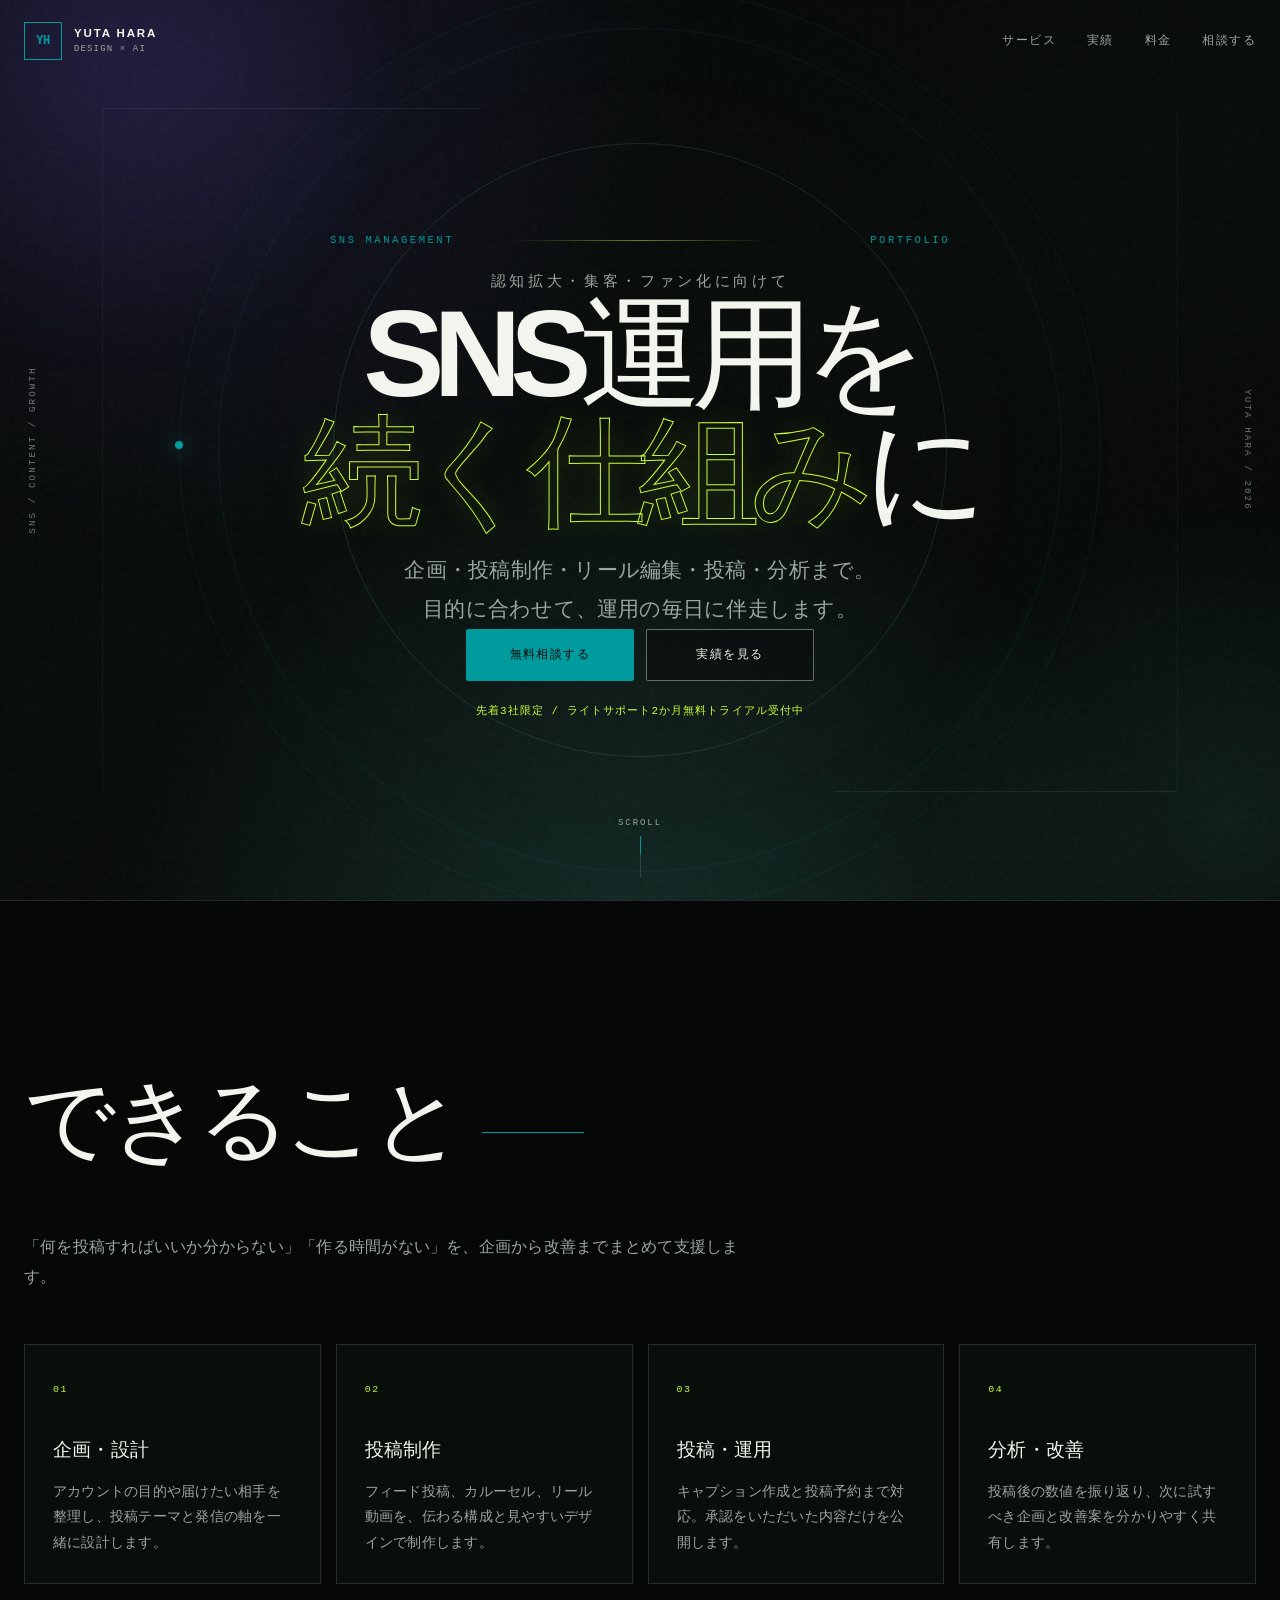
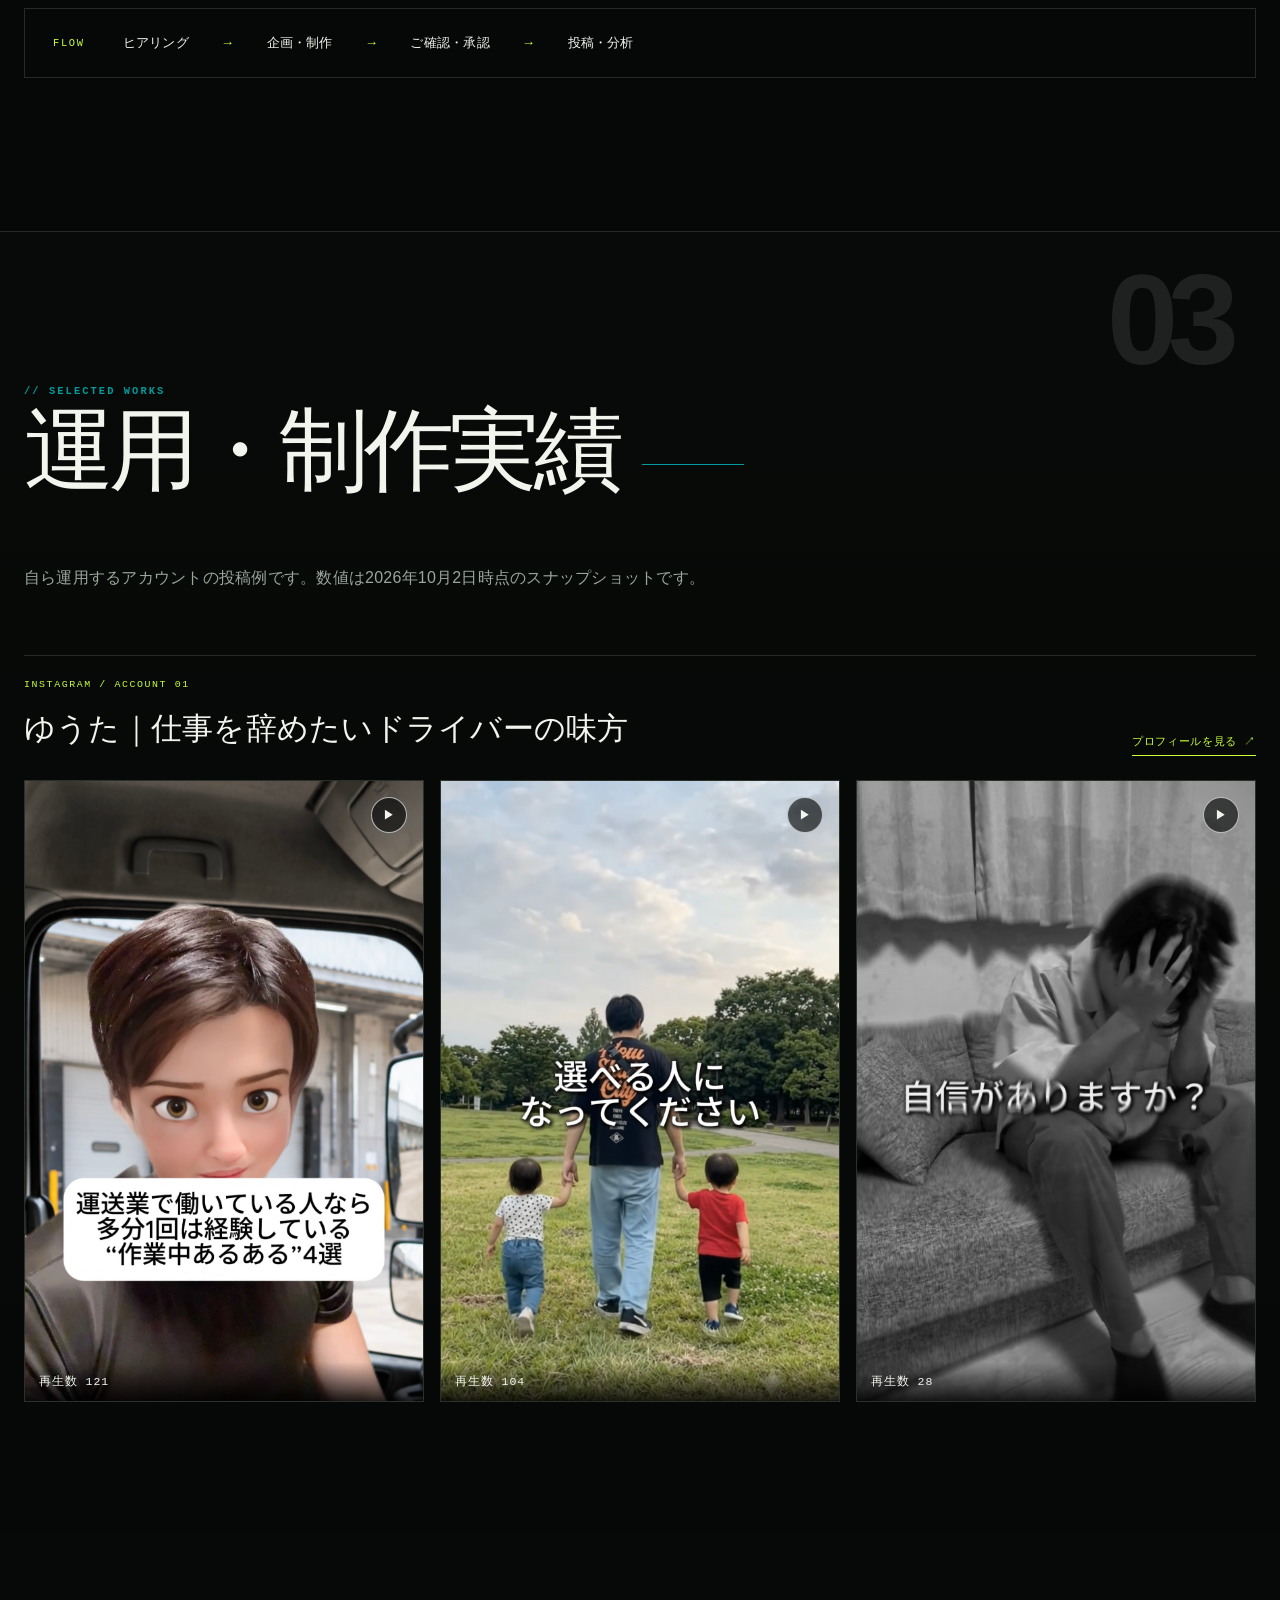
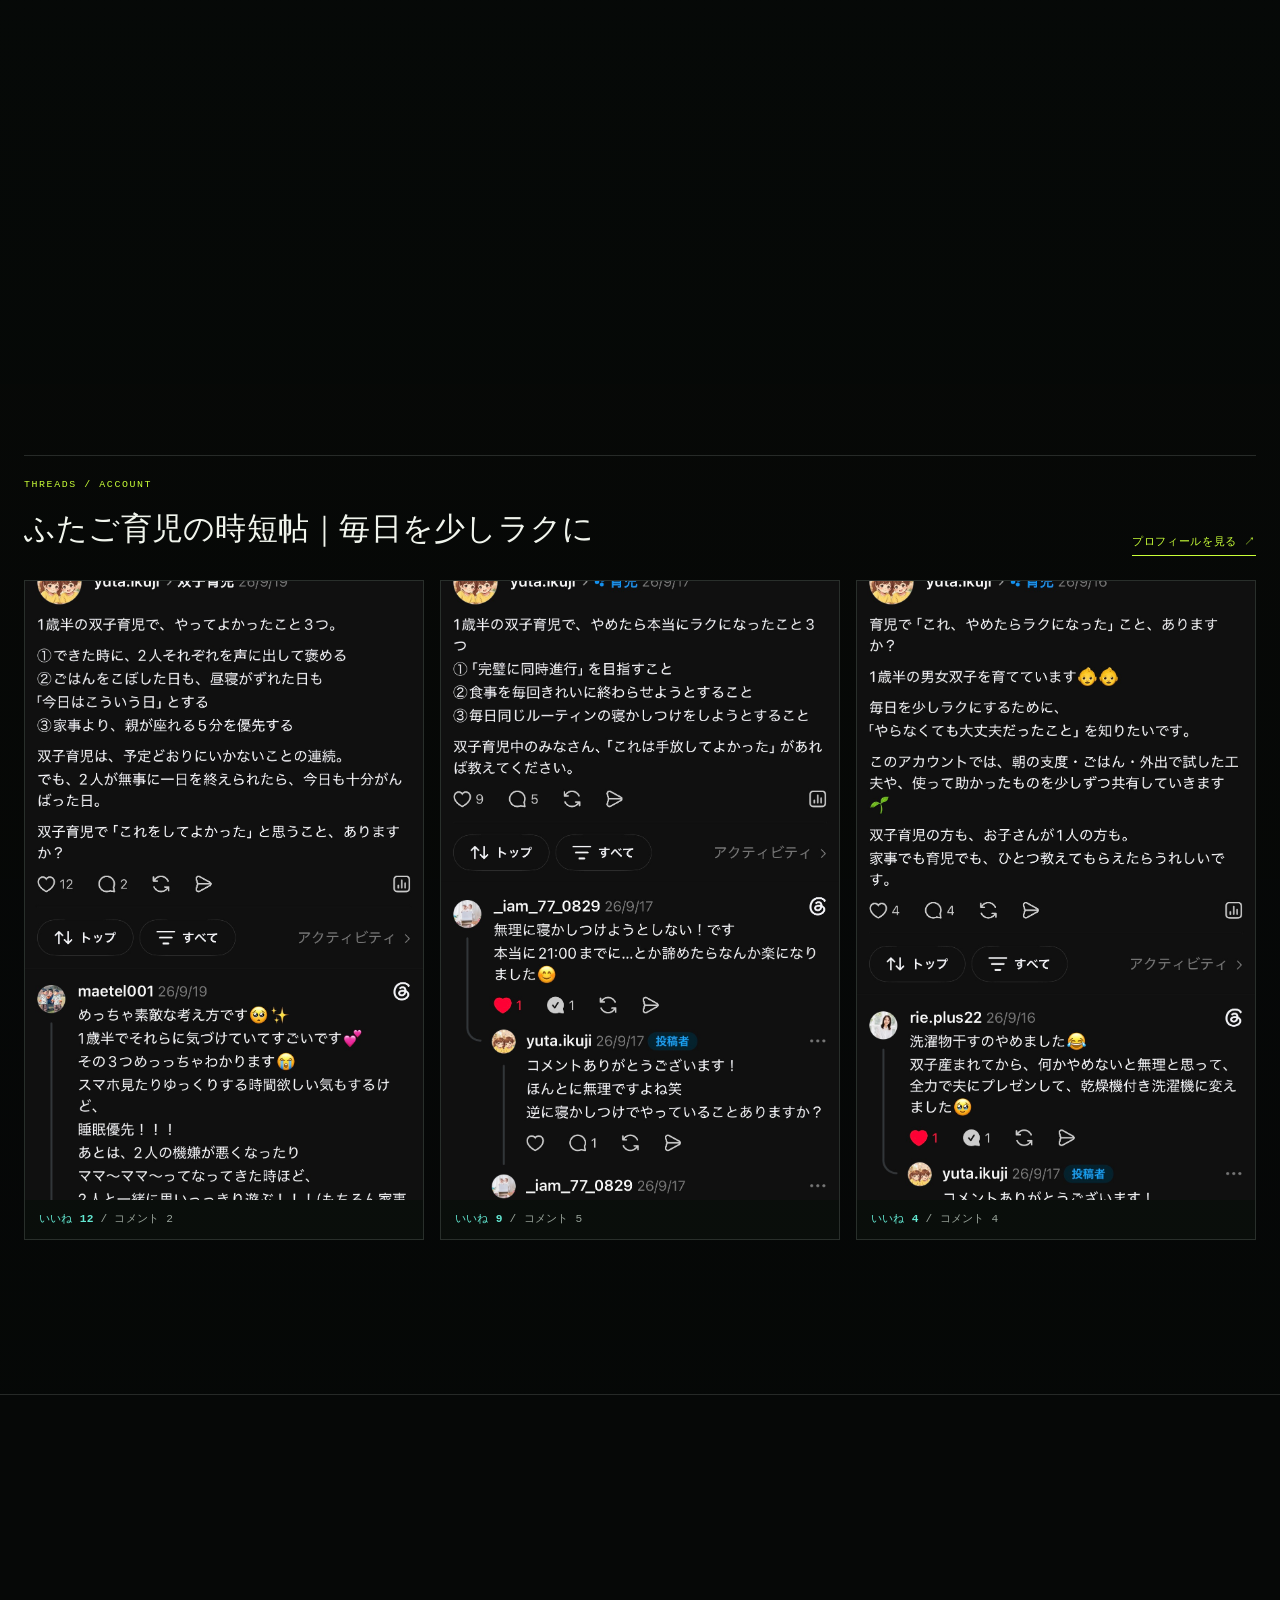
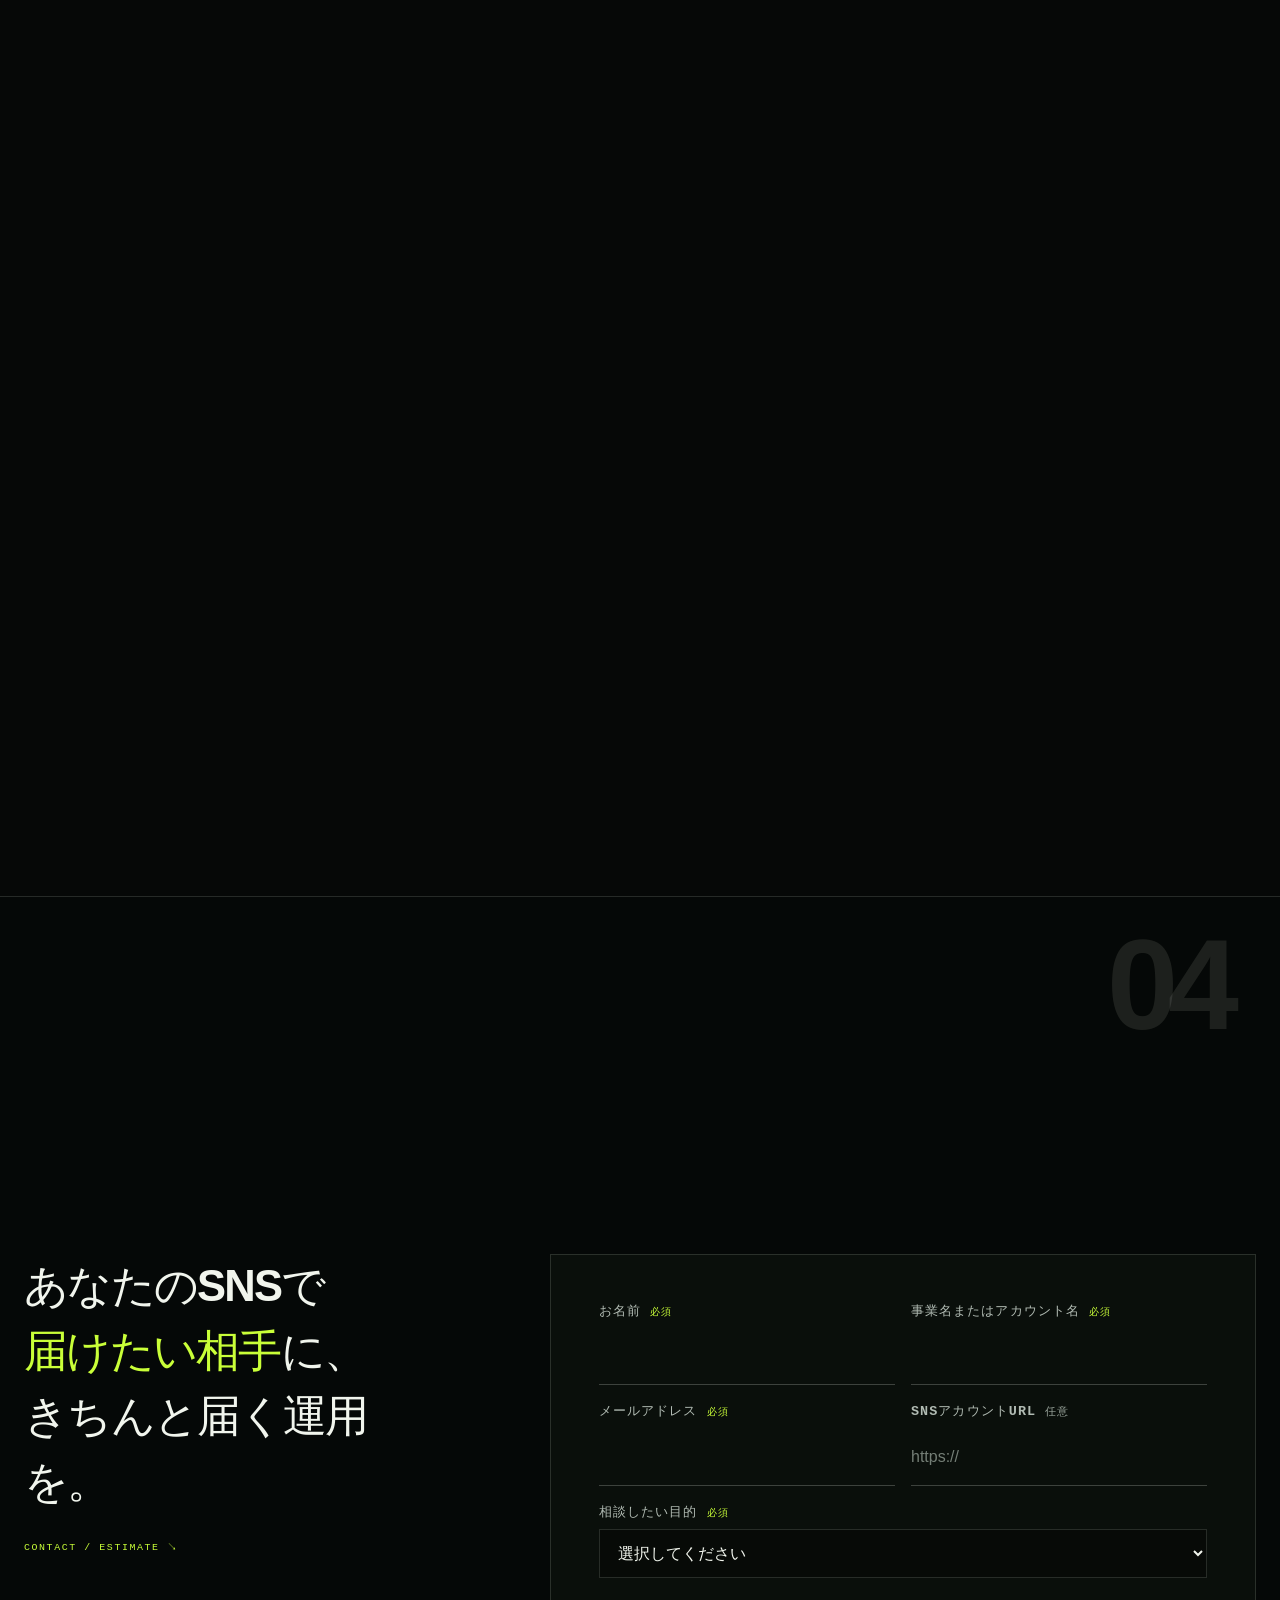
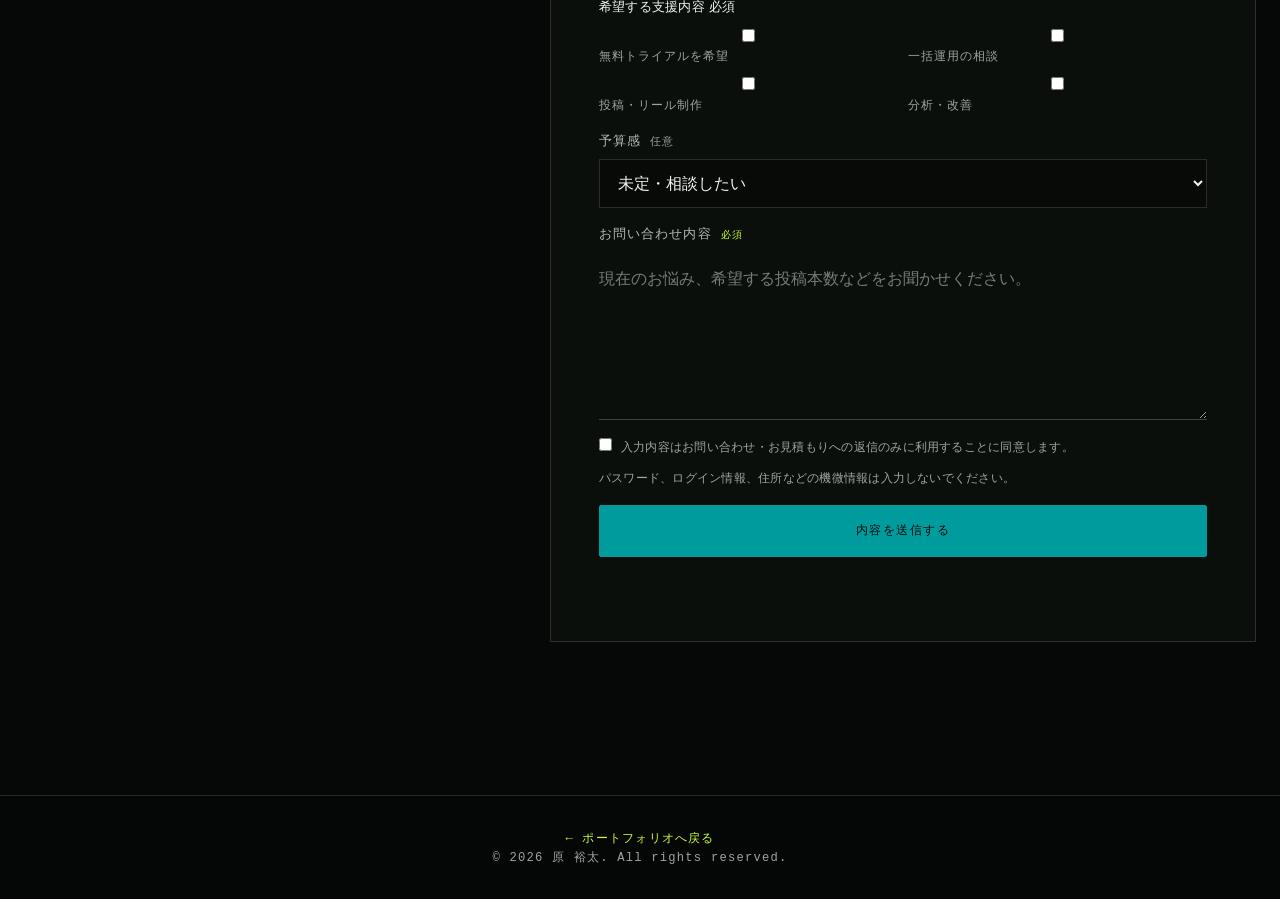
<file: portfolio-site/sns-management.html>
<!DOCTYPE html>
<html lang="ja">
<head>
  <meta charset="UTF-8">
  <meta name="viewport" content="width=device-width, initial-scale=1.0">
  <meta name="theme-color" content="#070909">
  <meta name="description" content="原 裕太のSNS運用代行ポートフォリオ。Instagram・Threadsの企画、制作、投稿、分析まで一貫して支援します。">
  <title>SNS運用代行 | 原 裕太</title>
  <link rel="stylesheet" href="style.css?v=motion-20260721">
  <link rel="stylesheet" href="sns-management.css?v=20261002">
</head>
<body class="sns-page">
  <a class="skip-link" href="#main-content">本文へスキップ</a>
  <canvas id="ambient-canvas" aria-hidden="true"></canvas>
  <div class="scene" aria-hidden="true"><div class="scene-glow scene-glow-a"></div><div class="scene-glow scene-glow-b"></div><div class="scene-grid"></div><div class="scene-noise"></div></div>

  <nav id="navbar" aria-label="主要ナビゲーション">
    <div class="nav-container">
      <a href="index.html" class="nav-logo" aria-label="原 裕太のポートフォリオへ戻る"><span class="nav-mark" aria-hidden="true">YH</span><span class="nav-identity"><strong>YUTA HARA</strong><small>DESIGN × AI</small></span></a>
      <ul class="nav-links" id="primary-navigation">
        <li><a href="#service">サービス</a></li>
        <li><a href="#works">実績</a></li>
        <li><a href="#pricing">料金</a></li>
        <li><a href="#contact">相談する</a></li>
      </ul>
      <button class="hamburger" id="hamburger" type="button" aria-label="メニュー" aria-controls="primary-navigation" aria-expanded="false"><span></span><span></span><span></span></button>
    </div>
  </nav>

  <main id="main-content" tabindex="-1">
    <section id="hero" class="sns-hero" aria-labelledby="hero-title">
      <div class="hero-orbit" aria-hidden="true"><span class="orbit orbit-one"></span><span class="orbit orbit-two"></span><span class="orbit-dot"></span></div>
      <div class="hero-side-label hero-side-left" aria-hidden="true">SNS / CONTENT / GROWTH</div>
      <div class="hero-side-label hero-side-right" aria-hidden="true">YUTA HARA / 2026</div>
      <div class="hero-content">
        <p class="hero-kicker"><span>SNS MANAGEMENT</span><span>PORTFOLIO</span></p>
        <p class="hero-greeting">認知拡大・集客・ファン化に向けて</p>
        <h1 class="sns-hero-title" id="hero-title">SNS運用を<br><span>続く仕組み</span>に</h1>
        <p class="sns-hero-lead">企画・投稿制作・リール編集・投稿・分析まで。<br>目的に合わせて、運用の毎日に伴走します。</p>
        <div class="hero-buttons"><a href="#contact" class="btn btn-primary">無料相談する</a><a href="#works" class="btn btn-outline">実績を見る</a></div>
        <p class="sns-hero-note">先着3社限定 / ライトサポート2か月無料トライアル受付中</p>
      </div>
      <div class="hero-scroll"><span>SCROLL</span><div class="scroll-line"></div></div>
    </section>

    <section id="service" aria-labelledby="service-title">
      <div class="container">
        <h2 class="section-title fade-in" id="service-title">できること</h2>
        <p class="sns-section-lead fade-in">「何を投稿すればいいか分からない」「作る時間がない」を、企画から改善までまとめて支援します。</p>
        <div class="service-grid">
          <article class="service-card fade-in"><span class="service-no">01</span><h3>企画・設計</h3><p>アカウントの目的や届けたい相手を整理し、投稿テーマと発信の軸を一緒に設計します。</p></article>
          <article class="service-card fade-in"><span class="service-no">02</span><h3>投稿制作</h3><p>フィード投稿、カルーセル、リール動画を、伝わる構成と見やすいデザインで制作します。</p></article>
          <article class="service-card fade-in"><span class="service-no">03</span><h3>投稿・運用</h3><p>キャプション作成と投稿予約まで対応。承認をいただいた内容だけを公開します。</p></article>
          <article class="service-card fade-in"><span class="service-no">04</span><h3>分析・改善</h3><p>投稿後の数値を振り返り、次に試すべき企画と改善案を分かりやすく共有します。</p></article>
        </div>
        <div class="process fade-in" aria-label="運用の流れ">
          <p class="process-label">FLOW</p><ol><li>ヒアリング</li><li>企画・制作</li><li>ご確認・承認</li><li>投稿・分析</li></ol>
        </div>
      </div>
    </section>

    <section id="works" aria-labelledby="works-title">
      <div class="container">
        <h2 class="section-title fade-in" id="works-title">運用・制作実績</h2>
        <p class="sns-section-lead fade-in">自ら運用するアカウントの投稿例です。数値は2026年10月2日時点のスナップショットです。</p>

        <article class="account-block fade-in">
          <div class="account-heading"><div><p class="platform-label">INSTAGRAM / ACCOUNT 01</p><h3>ゆうた｜仕事を辞めたいドライバーの味方</h3></div><a class="account-link" href="https://www.instagram.com/yuta_driver/?hl=ja" target="_blank" rel="noopener noreferrer">プロフィールを見る ↗</a></div>
          <div class="reel-grid">
            <a class="reel-card" href="https://www.instagram.com/reel/Dd8hMRypDeK/" target="_blank" rel="noopener noreferrer"><img src="assets/sns/instagram-driver-workday.png" alt="運送業の作業中あるあるのリールサムネイル" loading="lazy"><span class="play-mark" aria-hidden="true">▶</span><span class="metric">再生数 121</span></a>
            <a class="reel-card" href="https://www.instagram.com/reel/DdyjeBwJs_G/" target="_blank" rel="noopener noreferrer"><img src="assets/sns/instagram-driver-choice.png" alt="選べる人になってくださいのリールサムネイル" loading="lazy"><span class="play-mark" aria-hidden="true">▶</span><span class="metric">再生数 104</span></a>
            <a class="reel-card" href="https://www.instagram.com/reel/Dd8_hgcJJug/" target="_blank" rel="noopener noreferrer"><img src="assets/sns/instagram-driver-confidence.png" alt="自信がありますかのリールサムネイル" loading="lazy"><span class="play-mark" aria-hidden="true">▶</span><span class="metric">再生数 28</span></a>
          </div>
        </article>

        <article class="account-block fade-in">
          <div class="account-heading"><div><p class="platform-label">INSTAGRAM / ACCOUNT 02</p><h3>ゆうた｜会社員のインスタ運用記録</h3></div><a class="account-link" href="https://www.instagram.com/yuta_insta_note/?hl=ja" target="_blank" rel="noopener noreferrer">プロフィールを見る ↗</a></div>
          <div class="reel-grid reel-grid-single"><a class="reel-card" href="https://www.instagram.com/reel/DdtTcDrJqbM/" target="_blank" rel="noopener noreferrer"><img src="assets/sns/instagram-record-start.png" alt="始めましたのリールサムネイル" loading="lazy"><span class="play-mark" aria-hidden="true">▶</span><span class="metric">再生数 148</span></a></div>
        </article>

        <article class="account-block fade-in">
          <div class="account-heading"><div><p class="platform-label">THREADS / ACCOUNT</p><h3>ふたご育児の時短帖｜毎日を少しラクに</h3></div><a class="account-link" href="https://www.threads.com/@yuta.ikuji" target="_blank" rel="noopener noreferrer">プロフィールを見る ↗</a></div>
          <div class="thread-grid">
            <a class="thread-card" href="https://www.threads.com/share/FDKA3X48B/" target="_blank" rel="noopener noreferrer"><img src="assets/sns/threads-parenting-three-tips.png" alt="双子育児でやってよかったこと3つのThreads投稿" loading="lazy"><span><strong>いいね 12</strong> / コメント 2</span></a>
            <a class="thread-card" href="https://www.threads.com/share/D4HMOYLQp/" target="_blank" rel="noopener noreferrer"><img src="assets/sns/threads-parenting-let-go.png" alt="育児で手放したら楽になったこと3つのThreads投稿" loading="lazy"><span><strong>いいね 9</strong> / コメント 5</span></a>
            <a class="thread-card" href="https://www.threads.com/share/MutSRKkN0/" target="_blank" rel="noopener noreferrer"><img src="assets/sns/threads-parenting-intro.png" alt="双子育児アカウントの自己紹介Threads投稿" loading="lazy"><span><strong>いいね 4</strong> / コメント 4</span></a>
          </div>
        </article>
      </div>
    </section>

    <section id="pricing" aria-labelledby="pricing-title">
      <div class="container">
        <h2 class="section-title fade-in" id="pricing-title">参考料金</h2>
        <p class="sns-section-lead fade-in">目的・投稿本数・制作内容に応じて個別にお見積もりします。以下は月額の目安です。</p>
        <div class="price-grid">
          <article class="price-card fade-in"><p class="platform-label">LIGHT</p><h3>50,000円〜</h3><p>月4投稿 / 企画・制作・投稿代行 / 簡易レポート</p></article>
          <article class="price-card featured fade-in"><p class="platform-label">STANDARD</p><h3>90,000円〜</h3><p>月8投稿 / リール月2〜4本 / 企画・制作・投稿・月次分析</p></article>
          <article class="price-card fade-in"><p class="platform-label">GROWTH</p><h3>150,000円〜</h3><p>月8〜12投稿 / リール月4〜8本 / 改善提案・定例相談</p></article>
        </div>
        <aside class="trial-banner fade-in"><div><p class="platform-label">LIMITED OFFER</p><h3>先着3社限定。ライトサポートを2か月無料で。</h3><p>月4投稿・リール月2本まで。素材はご用意いただき、成果保証は行いません。内容を確認のうえ、対応可能な方へご連絡します。</p></div><p class="availability"><span></span>募集状況：受付中</p></aside>
      </div>
    </section>

    <section id="contact" aria-labelledby="contact-title">
      <div class="container">
        <h2 class="section-title fade-in" id="contact-title">相談する</h2>
        <div class="sns-contact-layout fade-in"><div class="sns-contact-copy"><p>あなたのSNSで<br><em>届けたい相手</em>に、<br>きちんと届く運用を。</p><span>CONTACT / ESTIMATE ↘</span></div>
          <form class="contact-form sns-form" id="sns-contact-form" action="https://formspree.io/f/xpqbyqbp" method="POST">
            <input type="hidden" name="inquiry_source" value="SNS運用代行ページ">
            <div class="honeypot" aria-hidden="true"><label for="website">Webサイト</label><input id="website" name="_gotcha" type="text" tabindex="-1" autocomplete="off"></div>
            <div class="form-two-cols"><div class="form-group"><label for="sns-name">お名前 <b>必須</b></label><input id="sns-name" name="name" type="text" required autocomplete="name"></div><div class="form-group"><label for="sns-business">事業名またはアカウント名 <b>必須</b></label><input id="sns-business" name="business_or_account" type="text" required></div></div>
            <div class="form-two-cols"><div class="form-group"><label for="sns-email">メールアドレス <b>必須</b></label><input id="sns-email" name="email" type="email" required autocomplete="email"></div><div class="form-group"><label for="sns-url">SNSアカウントURL <small>任意</small></label><input id="sns-url" name="social_account_url" type="url" placeholder="https://"></div></div>
            <div class="form-group"><label for="sns-goal">相談したい目的 <b>必須</b></label><select id="sns-goal" name="goal" required><option value="">選択してください</option><option>認知を広げたい</option><option>集客につなげたい</option><option>ファンを増やしたい</option><option>採用につなげたい</option><option>その他</option></select></div>
            <fieldset class="form-group"><legend>希望する支援内容 <b>必須</b></legend><div class="check-grid"><label><input type="checkbox" name="support[]" value="無料トライアルを希望"> 無料トライアルを希望</label><label><input type="checkbox" name="support[]" value="一括運用の相談"> 一括運用の相談</label><label><input type="checkbox" name="support[]" value="投稿・リール制作"> 投稿・リール制作</label><label><input type="checkbox" name="support[]" value="分析・改善"> 分析・改善</label></div></fieldset>
            <div class="form-group"><label for="sns-budget">予算感 <small>任意</small></label><select id="sns-budget" name="budget"><option value="">未定・相談したい</option><option>月額 〜5万円</option><option>月額 5〜10万円</option><option>月額 10〜15万円</option><option>月額 15万円〜</option></select></div>
            <div class="form-group"><label for="sns-message">お問い合わせ内容 <b>必須</b></label><textarea id="sns-message" name="message" rows="5" required placeholder="現在のお悩み、希望する投稿本数などをお聞かせください。"></textarea></div>
            <label class="consent"><input type="checkbox" name="privacy_consent" value="agreed" required> 入力内容はお問い合わせ・お見積もりへの返信のみに利用することに同意します。</label>
            <p class="privacy-note">パスワード、ログイン情報、住所などの機微情報は入力しないでください。</p>
            <button type="submit" class="btn btn-primary btn-full">内容を送信する</button><p class="form-notice" id="sns-form-notice" aria-live="polite" tabindex="-1"></p>
          </form>
        </div>
      </div>
    </section>
  </main>
  <footer><p><a href="index.html">← ポートフォリオへ戻る</a></p><p>&copy; 2026 原 裕太. All rights reserved.</p></footer>
  <script src="sns-management.js?v=20261002"></script>
</body>
</html>
</file>
<file: portfolio-site/style.css>
/* =========================================================
   YUTA HARA PORTFOLIO — immersive editorial interface
   ========================================================= */
*, *::before, *::after {
  box-sizing: border-box;
  margin: 0;
  padding: 0;
}

:root {
  --ink: #060807;
  --ink-soft: #0b0f0d;
  --panel: rgba(13, 18, 15, 0.78);
  --panel-solid: #101512;
  --white: #f1f5ed;
  --muted: #9ba69d;
  --acid: #009b9d;
  --cyan: #61e8d2;
  --violet: #8068ff;
  --line: rgba(231, 246, 231, 0.14);
  --line-hot: rgba(201, 255, 56, 0.48);
  --radius: 2px;
  --nav-height: 82px;
  --cursor-x: 50%;
  --cursor-y: 30%;
  --scroll-progress: 0%;
}

html {
  scroll-behavior: smooth;
  scrollbar-color: var(--acid) var(--ink);
}

body {
  min-width: 320px;
  overflow-x: hidden;
  background: var(--ink);
  color: var(--white);
  font-family: "Segoe UI", "Hiragino Kaku Gothic ProN", "Yu Gothic UI", Meiryo, sans-serif;
  font-synthesis: none;
  line-height: 1.75;
  letter-spacing: 0.015em;
  position: relative;
  isolation: isolate;
}

::selection {
  color: var(--ink);
  background: var(--acid);
}

a { color: inherit; text-decoration: none; }
button, input, textarea { font: inherit; }
button, a { -webkit-tap-highlight-color: transparent; }

.sr-only {
  position: absolute !important;
  width: 1px !important;
  height: 1px !important;
  padding: 0 !important;
  margin: -1px !important;
  overflow: hidden !important;
  clip: rect(0, 0, 0, 0) !important;
  white-space: nowrap !important;
  border: 0 !important;
}

body.menu-open { overflow: hidden; }

.skip-link {
  position: fixed;
  top: 12px;
  left: 12px;
  z-index: 9999;
  padding: 10px 16px;
  color: var(--ink);
  background: var(--acid);
  transform: translateY(-180%);
  transition: transform .2s ease;
}
.skip-link:focus { transform: translateY(0); }

#ambient-canvas {
  position: fixed;
  inset: 0;
  z-index: -1;
  width: 100%;
  height: 100%;
  pointer-events: none;
  opacity: 1;
  contain: strict;
  transform: translateZ(0);
}

.scene {
  position: fixed;
  inset: 0;
  z-index: -2;
  overflow: hidden;
  pointer-events: none;
  background:
    radial-gradient(circle at 50% 110%, rgba(97,232,210,.16), transparent 46%),
    radial-gradient(circle at 16% 8%, rgba(128,104,255,.13), transparent 36%),
    linear-gradient(155deg, #050706 0%, #080c0a 48%, #050706 100%);
}

.scene::after {
  content: "";
  position: absolute;
  pointer-events: none;
}

.scene::after {
  top: -18%;
  bottom: -18%;
  width: 22vw;
  left: -34vw;
  opacity: .12;
  background: linear-gradient(90deg, transparent, rgba(0,155,157,.35), rgba(97,232,210,.12), transparent);
  transform: skewX(-18deg) translate3d(0,0,0);
  will-change: transform, opacity;
  animation: scanBeam 13s cubic-bezier(.45,0,.55,1) infinite;
}

.scene-grid {
  position: absolute;
  inset: -20%;
  opacity: .3;
  background-image:
    linear-gradient(rgba(222,244,225,.08) 1px, transparent 1px),
    linear-gradient(90deg, rgba(222,244,225,.08) 1px, transparent 1px);
  background-size: 72px 72px;
  transform: perspective(800px) rotateX(58deg) translateY(28%);
  transform-origin: center bottom;
  mask-image: linear-gradient(to bottom, transparent 4%, #000 45%, transparent 96%);
}

.scene-glow {
  position: absolute;
  width: 52vw;
  aspect-ratio: 1;
  border-radius: 50%;
  opacity: .2;
  will-change: transform;
}
.scene-glow-a {
  top: -30%;
  left: -18%;
  background: radial-gradient(circle, rgba(128,104,255,.62), transparent 68%);
  animation: glowA 18s ease-in-out infinite alternate;
}
.scene-glow-b {
  right: -22%;
  bottom: -28%;
  background: radial-gradient(circle, rgba(97,232,210,.5), transparent 68%);
  animation: glowB 22s ease-in-out infinite alternate;
}

.scene-noise {
  position: absolute;
  inset: 0;
  opacity: .035;
  background-image: url("data:image/svg+xml,%3Csvg viewBox='0 0 180 180' xmlns='http://www.w3.org/2000/svg'%3E%3Cfilter id='n'%3E%3CfeTurbulence type='fractalNoise' baseFrequency='.85' numOctaves='3' stitchTiles='stitch'/%3E%3C/filter%3E%3Crect width='100%25' height='100%25' filter='url(%23n)' opacity='.9'/%3E%3C/svg%3E");
}

.low-power-motion .scene::after,
.low-power-motion .orbit-two,
.low-power-motion .orbit-dot {
  display: none;
}

.low-power-motion .scene-glow {
  opacity: .12;
}

.scroll-progress {
  position: fixed;
  top: 0;
  left: 0;
  z-index: 1001;
  width: var(--scroll-progress);
  height: 2px;
  background: var(--acid);
  box-shadow: 0 0 18px rgba(0,155,157,.7);
}

/* Navigation */
#navbar {
  position: fixed;
  inset: 0 0 auto;
  z-index: 1000;
  height: var(--nav-height);
  border-bottom: 1px solid transparent;
  transition: height .35s ease, background .35s ease, border-color .35s ease;
}
#navbar.scrolled {
  height: 66px;
  border-color: var(--line);
  background: rgba(6,8,7,.94);
}
.nav-container {
  width: min(100% - 48px, 1440px);
  height: 100%;
  margin: 0 auto;
  display: flex;
  align-items: center;
  justify-content: space-between;
}
.nav-logo {
  display: inline-flex;
  align-items: center;
  gap: 12px;
}
.nav-mark {
  width: 38px;
  height: 38px;
  display: grid;
  place-items: center;
  border: 1px solid var(--acid);
  color: var(--acid);
  font: 700 .75rem/1 Consolas, "Courier New", monospace;
  letter-spacing: -.04em;
}
.nav-logo:hover .nav-mark { color: var(--ink); background: var(--acid); }
.nav-identity { display: grid; line-height: 1.1; }
.nav-identity strong { font-size: .72rem; letter-spacing: .16em; }
.nav-identity small { margin-top: 5px; color: var(--muted); font: .56rem/1 Consolas, monospace; letter-spacing: .13em; }
.nav-links { display: flex; align-items: center; gap: clamp(18px, 2.4vw, 42px); list-style: none; }
.nav-links a {
  position: relative;
  display: inline-block;
  padding: 8px 0;
  color: var(--muted);
  font: 600 .76rem/1 Consolas, "Yu Gothic UI", monospace;
  letter-spacing: .12em;
  text-transform: uppercase;
  transition: color .25s ease;
}
.nav-links a::before {
  content: "";
  position: absolute;
  left: 0;
  bottom: 1px;
  width: 100%;
  height: 1px;
  background: var(--acid);
  transform: scaleX(0);
  transform-origin: right;
  transition: transform .35s cubic-bezier(.16,1,.3,1);
}
.nav-links a:hover, .nav-links a.active { color: var(--white); }
.nav-links a:hover::before, .nav-links a.active::before { transform: scaleX(1); transform-origin: left; }
.hamburger {
  display: none;
  width: 42px;
  height: 42px;
  border: 1px solid var(--line);
  background: rgba(9,12,10,.55);
  cursor: pointer;
}
.hamburger span { display: block; width: 18px; height: 1px; margin: 5px auto; background: var(--white); transition: .25s ease; }

main, footer { position: relative; z-index: 1; }

/* Hero */
#hero {
  position: relative;
  min-height: 100svh;
  padding: calc(var(--nav-height) + 48px) max(24px, 6vw) 76px;
  display: grid;
  place-items: center;
  overflow: hidden;
  isolation: isolate;
}
#hero::before, #hero::after {
  content: "";
  position: absolute;
  z-index: -1;
  pointer-events: none;
}
#hero::before {
  inset: 12% 8%;
  border: 1px solid rgba(230,246,232,.08);
  clip-path: polygon(0 0, 35% 0, 35% 1px, 100% 1px, 100% 100%, 68% 100%, 68% calc(100% - 1px), 0 calc(100% - 1px));
}
#hero::after {
  width: min(66vw, 900px);
  aspect-ratio: 1;
  border-radius: 50%;
  border: 1px solid rgba(0,155,157,.12);
  box-shadow: inset 0 0 120px rgba(0,155,157,.025), 0 0 100px rgba(97,232,210,.025);
}
.hero-content {
  position: relative;
  z-index: 3;
  width: min(100%, 1120px);
  text-align: center;
  animation: heroEnter 1.2s cubic-bezier(.16,1,.3,1) both;
}
.hero-kicker {
  width: min(100%, 620px);
  margin: 0 auto 22px;
  display: flex;
  align-items: center;
  justify-content: space-between;
  color: var(--acid);
  font: .66rem/1 Consolas, monospace;
  letter-spacing: .24em;
}
.hero-kicker::before { content: ""; position: absolute; left: 50%; width: min(24vw, 260px); height: 1px; background: linear-gradient(90deg, transparent, var(--line-hot), transparent); transform: translateX(-50%); }
.hero-greeting { margin-bottom: 2px; color: var(--muted); font-size: clamp(.82rem, 1.2vw, 1rem); letter-spacing: .24em; }
.hero-name {
  display: flex;
  justify-content: center;
  gap: clamp(.1em, 2vw, .24em);
  color: transparent;
  font-size: clamp(5.2rem, 14vw, 13rem);
  font-weight: 800;
  line-height: .88;
  letter-spacing: -.09em;
  text-shadow: 0 20px 80px rgba(0,0,0,.5);
}
.hero-name span {
  display: block;
  color: transparent;
  -webkit-text-stroke: 1.5px var(--white);
}
.hero-title {
  min-height: 2em;
  margin: 24px 0 36px;
  color: var(--white);
  font: 500 clamp(.78rem, 1.5vw, 1.05rem)/1.6 Consolas, "Yu Gothic UI", monospace;
  letter-spacing: .22em;
  text-transform: uppercase;
}
.hero-title::before { content: "< "; color: var(--acid); }
.hero-title::after { content: " />"; color: var(--acid); }
.cursor { color: var(--acid); animation: blink .9s steps(1) infinite; }
.hero-buttons { display: flex; justify-content: center; gap: 12px; flex-wrap: wrap; }
.btn {
  position: relative;
  min-width: 168px;
  padding: 14px 24px;
  border: 1px solid var(--line);
  border-radius: var(--radius);
  display: inline-grid;
  place-items: center;
  overflow: hidden;
  color: var(--white);
  background: rgba(8,11,9,.45);
  font-size: .78rem;
  font-weight: 700;
  letter-spacing: .12em;
  cursor: pointer;
  transition: color .3s ease, border-color .3s ease, transform .3s ease, box-shadow .3s ease;
}
.btn::before {
  content: "";
  position: absolute;
  inset: 0;
  z-index: -1;
  background: var(--acid);
  transform: translateY(102%);
  transition: transform .4s cubic-bezier(.16,1,.3,1);
}
.btn:hover { color: var(--ink); border-color: var(--acid); transform: translateY(-3px); box-shadow: 0 12px 34px rgba(0,155,157,.14); }
.btn:hover::before { transform: translateY(0); }
.btn-primary { color: var(--ink); border-color: var(--acid); background: var(--acid); }
.btn-primary::before { background: var(--white); }
.btn-outline { border-color: rgba(241,245,237,.4); }
.btn-full { width: 100%; }
.btn:focus-visible, a:focus-visible, button:focus-visible, input:focus-visible, textarea:focus-visible { outline: 2px solid var(--acid); outline-offset: 4px; }

.hero-side-label {
  position: absolute;
  top: 50%;
  color: var(--muted);
  font: .58rem/1 Consolas, monospace;
  letter-spacing: .22em;
  writing-mode: vertical-rl;
  opacity: .7;
}
.hero-side-left { left: max(18px, 2.2vw); transform: translateY(-50%) rotate(180deg); }
.hero-side-right { right: max(18px, 2.2vw); transform: translateY(-50%); }
.hero-orbit { position: absolute; inset: 0; z-index: -1; display: grid; place-items: center; pointer-events: none; }
.orbit { position: absolute; width: min(72vw, 940px); aspect-ratio: 1; border: 1px solid rgba(0,155,157,.1); border-radius: 50%; }
.orbit-one { animation: orbitTilt 14s linear infinite; }
.orbit-two { width: min(48vw, 620px); border-color: rgba(97,232,210,.14); animation: orbitTilt 10s linear infinite reverse; }
.orbit-dot { position: absolute; width: min(72vw, 940px); aspect-ratio: 1; border-radius: 50%; animation: orbitSpin 9s linear infinite; }
.orbit-dot::before { content: ""; position: absolute; top: 49%; left: -4px; width: 8px; height: 8px; border-radius: 50%; background: var(--acid); box-shadow: 0 0 22px var(--acid); }
.hero-scroll { position: absolute; bottom: 22px; left: 50%; display: grid; justify-items: center; gap: 8px; color: var(--muted); font: .56rem/1 Consolas, monospace; letter-spacing: .22em; transform: translateX(-50%); }
.scroll-line { width: 1px; height: 42px; overflow: hidden; background: var(--line); }
.scroll-line::after { content: ""; display: block; width: 100%; height: 45%; background: var(--acid); animation: scrollLine 1.8s ease-in-out infinite; }

/* Home hero: show the work before the name */
#hero.home-hero {
  padding: calc(var(--nav-height) + 34px) max(24px, 6vw) 52px;
}
#hero.home-hero::after { display: none; }
.home-hero .hero-content {
  width: min(100%, 1160px);
  text-align: left;
}
.home-hero-eyebrow {
  display: flex;
  align-items: center;
  gap: 13px;
  margin-bottom: 24px;
  color: var(--cyan);
  font: 700 .72rem/1.4 Consolas, "Yu Gothic UI", monospace;
  letter-spacing: .16em;
}
.home-hero-eyebrow-line { width: 28px; height: 1px; background: currentColor; }
.home-hero-heading {
  max-width: 1100px;
  color: var(--white);
  font-size: clamp(2.7rem, 6.2vw, 6.2rem);
  font-weight: 800;
  line-height: 1.2;
  letter-spacing: -.07em;
  text-wrap: balance;
}
.home-hero-heading span { color: var(--cyan); }
.home-hero-lead {
  max-width: 680px;
  margin: 24px 0 30px;
  color: var(--muted);
  font-size: clamp(.98rem, 1.45vw, 1.12rem);
  line-height: 1.8;
}
.home-hero .hero-buttons { justify-content: flex-start; }
.home-hero-services {
  display: grid;
  grid-template-columns: repeat(3, minmax(0, 1fr));
  gap: 12px;
  margin-top: clamp(42px, 7vh, 74px);
}
.home-hero-service {
  position: relative;
  min-height: 108px;
  padding: 19px 44px 18px 20px;
  display: flex;
  flex-direction: column;
  justify-content: space-between;
  gap: 14px;
  border: 1px solid var(--line);
  background: rgba(13, 18, 15, .72);
  transition: border-color .2s ease, background .2s ease, transform .2s ease;
}
.home-hero-service:hover {
  border-color: var(--cyan);
  background: rgba(17, 36, 33, .85);
  transform: translateY(-3px);
}
.home-hero-service-number {
  color: var(--cyan);
  font: 700 .65rem/1 Consolas, monospace;
  letter-spacing: .15em;
}
.home-hero-service strong {
  color: var(--white);
  font-size: clamp(.82rem, 1.3vw, 1rem);
  line-height: 1.45;
}
.home-hero-service-arrow {
  position: absolute;
  right: 19px;
  bottom: 17px;
  color: var(--cyan);
  font-size: 1.15rem;
}
.works-category[id] { scroll-margin-top: 90px; }

/* Shared section system */
section:not(#hero) { position: relative; padding: clamp(96px, 12vw, 180px) 24px; border-top: 1px solid var(--line); scroll-margin-top: 64px; }
section:not(#hero)::before {
  position: absolute;
  top: 24px;
  right: max(24px, 4vw);
  color: rgba(241,245,237,.1);
  font: 700 clamp(4rem, 10vw, 9rem)/1 Arial, sans-serif;
  letter-spacing: -.08em;
}
#about::before { content: "01"; }
#skills::before { content: "02"; }
#works::before { content: "03"; }
#contact::before { content: "04"; }
.container { width: min(100%, 1240px); margin: 0 auto; }
.section-title {
  position: relative;
  margin-bottom: clamp(54px, 8vw, 96px);
  padding-top: 22px;
  color: var(--white);
  font-size: clamp(2.8rem, 7vw, 6.8rem);
  font-weight: 750;
  line-height: .95;
  letter-spacing: -.055em;
  text-align: left;
}
.section-title::before { position: absolute; top: 0; left: 0; color: var(--acid); font: 600 .65rem/1 Consolas, monospace; letter-spacing: .2em; }
#about .section-title::before { content: "// PROFILE"; }
#skills .section-title::before { content: "// CAPABILITIES"; }
#works .section-title::before { content: "// SELECTED WORKS"; }
#contact .section-title::before { content: "// LET'S CONNECT"; }
.section-title::after { content: ""; display: inline-block; width: clamp(40px, 8vw, 110px); height: 1px; margin-left: .25em; vertical-align: .18em; background: var(--acid); }
.fade-in { opacity: 0; transform: translateY(38px); transition: opacity .62s ease, transform .7s cubic-bezier(.16,1,.3,1); }
.fade-in.visible { opacity: 1; transform: translateY(0); }

/* About */
#about { background: linear-gradient(180deg, rgba(8,11,9,.12), rgba(8,11,9,.46)); }
.about-grid { display: grid; grid-template-columns: minmax(280px, .75fr) minmax(320px, 1.45fr); gap: clamp(42px, 8vw, 120px); align-items: center; }
.about-avatar { display: grid; place-items: center; }
.avatar-circle {
  position: relative;
  width: min(100%, 360px);
  aspect-ratio: 4 / 5;
  border-radius: 48% 48% 4px 4px;
  overflow: hidden;
  background: var(--panel-solid);
  border: 1px solid var(--line);
  box-shadow: -18px 18px 0 rgba(0,155,157,.06), 0 30px 90px rgba(0,0,0,.45);
}
.avatar-circle::after { content: ""; position: absolute; inset: 0; border: 1px solid rgba(255,255,255,.12); pointer-events: none; }
.avatar-circle img { width: 100%; height: 100%; display: block; object-fit: cover; filter: saturate(.72) contrast(1.06); transition: filter .5s ease, transform .8s cubic-bezier(.16,1,.3,1); }
.avatar-circle:hover img { filter: saturate(1) contrast(1.02); transform: scale(1.035); }
.about-text > p { max-width: 740px; margin-bottom: 20px; color: #c4ccc5; font-size: clamp(1rem, 1.6vw, 1.25rem); line-height: 2; }
.about-meta { margin-top: 44px; border-top: 1px solid var(--line); }
.meta-item { display: grid; grid-template-columns: minmax(90px, .35fr) 1fr; gap: 24px; padding: 18px 0; border-bottom: 1px solid var(--line); }
.meta-label { color: var(--muted); font: .65rem/1.4 Consolas, monospace; letter-spacing: .14em; text-transform: uppercase; }
.meta-value { color: var(--white); font-weight: 650; }

/* Skills */
#skills { background: rgba(6,8,7,.2); }
.skills-block, .strengths-block, .tools-block { margin-bottom: 82px; }
.skills-block-title { display: flex; align-items: center; gap: 12px; margin-bottom: 26px; color: var(--acid); font: 650 .74rem/1.4 Consolas, "Yu Gothic UI", monospace; letter-spacing: .12em; }
.skills-block-title::after { content: ""; flex: 1; height: 1px; background: var(--line); }
.skills-grid { display: grid; grid-template-columns: repeat(4, 1fr); border-top: 1px solid var(--line); border-left: 1px solid var(--line); }
.skill-card, .strength-card {
  position: relative;
  padding: 30px;
  overflow: hidden;
  background: rgba(13,18,15,.5);
  border-right: 1px solid var(--line);
  border-bottom: 1px solid var(--line);
  transform-style: preserve-3d;
  transition: background .35s ease, transform .35s ease, border-color .35s ease;
}
.skill-card::before, .strength-card::before { content: ""; position: absolute; inset: auto 0 0; height: 3px; background: var(--acid); transform: scaleX(0); transform-origin: left; transition: transform .45s cubic-bezier(.16,1,.3,1); }
.skill-card:hover, .strength-card:hover { z-index: 2; background: rgba(24,32,26,.94); border-color: rgba(0,155,157,.24); transform: translateY(-5px) rotateX(var(--tilt-y,0deg)) rotateY(var(--tilt-x,0deg)); }
.skill-card:hover::before, .strength-card:hover::before { transform: scaleX(1); }
.skill-icon { margin-bottom: 34px; color: var(--acid); font: 600 1.2rem/1 Consolas, monospace; }
.skill-card h4, .strength-card h4 { margin-bottom: 12px; color: var(--white); font-size: 1rem; }
.skill-desc, .strength-card p { min-height: 4.8em; margin-bottom: 24px; color: var(--muted); font-size: .83rem; line-height: 1.75; }
.skill-bar { height: 2px; margin-bottom: 10px; overflow: hidden; background: rgba(255,255,255,.1); }
.skill-fill { width: 0; height: 100%; background: linear-gradient(90deg, var(--acid), var(--cyan)); box-shadow: 0 0 12px rgba(0,155,157,.4); transition: width 1.3s cubic-bezier(.16,1,.3,1); }
.skill-percent { color: var(--muted); font: .74rem/1 Consolas, monospace; letter-spacing: .08em; }
.strengths-grid { display: grid; grid-template-columns: repeat(2, 1fr); border-top: 1px solid var(--line); border-left: 1px solid var(--line); }
.strength-card { min-height: 210px; }
.strength-icon { margin-bottom: 24px; font-size: 1.6rem; filter: grayscale(1); }
.strength-card p { min-height: 0; margin: 0; }
.tools-list { display: flex; flex-wrap: wrap; gap: 10px; }
.tool-badge { padding: 9px 16px; border: 1px solid var(--line); color: #cbd3cc; background: rgba(12,16,13,.52); font: 600 .72rem/1.4 Consolas, "Yu Gothic UI", monospace; transition: color .25s ease, background .25s ease, border-color .25s ease, transform .25s ease; }
.tool-badge:hover { color: var(--ink); background: var(--acid); border-color: var(--acid); transform: translateY(-3px); }

/* Works */
#works { counter-reset: project; background: linear-gradient(180deg, rgba(9,12,10,.5), rgba(6,8,7,.24)); }
.works-category { margin-bottom: 110px; }
.works-category:last-child { margin-bottom: 0; }
.works-category-title { margin-bottom: 24px; padding-bottom: 14px; display: flex; align-items: center; gap: 14px; border-bottom: 1px solid var(--line); color: var(--white); font: 650 .78rem/1.4 Consolas, "Yu Gothic UI", monospace; letter-spacing: .12em; }
.works-category-title::before { content: "+"; color: var(--acid); }
.works-grid { display: grid; grid-template-columns: repeat(12, 1fr); gap: 18px; }
.work-card {
  grid-column: span 6;
  position: relative;
  min-width: 0;
  overflow: hidden;
  background: rgba(11,15,12,.84);
  border: 1px solid var(--line);
  box-shadow: 0 18px 50px rgba(0,0,0,.18);
  transform-style: preserve-3d;
  transition: transform .45s cubic-bezier(.16,1,.3,1), border-color .35s ease, box-shadow .35s ease;
}
.work-card-link { display: block; }
.work-card:nth-child(3n+1) { grid-column: span 7; }
.work-card:nth-child(3n+2) { grid-column: span 5; }
.work-card:nth-child(3n) { grid-column: span 12; display: grid; grid-template-columns: 1.18fr .82fr; }
.work-card::before { counter-increment: project; content: "0" counter(project); position: absolute; top: 14px; right: 16px; z-index: 5; padding: 5px 8px; color: var(--acid); background: rgba(5,8,6,.9); border: 1px solid rgba(0,155,157,.25); font: .6rem/1 Consolas, monospace; letter-spacing: .12em; }
.work-card:hover { z-index: 2; border-color: var(--line-hot); transform: translateY(-7px) rotateX(var(--tilt-y,0deg)) rotateY(var(--tilt-x,0deg)); box-shadow: 0 30px 80px rgba(0,0,0,.42), 0 0 40px rgba(0,155,157,.04); }
.work-thumb { position: relative; width: 100%; height: 300px !important; overflow: hidden; background: #030403; }
.work-card:nth-child(3n) .work-thumb { height: 100% !important; min-height: 340px; }
.work-thumb::after { content: ""; position: absolute; inset: 0; z-index: 1; pointer-events: none; background: linear-gradient(180deg, transparent 55%, rgba(4,6,5,.38)); }
.work-thumb > img, .slider-img, .work-thumb video { width: 100%; height: 100%; display: block; object-fit: cover; transition: transform .8s cubic-bezier(.16,1,.3,1), filter .5s ease; }
.work-card:hover .work-thumb > img, .work-card:hover .slider-img, .work-card:hover .work-thumb video { transform: scale(1.045); filter: saturate(1.08); }
.work-info { position: relative; padding: 26px 28px 30px; }
.work-info h3 { max-width: 95%; margin-bottom: 12px; color: var(--white); font-size: clamp(1.03rem, 1.6vw, 1.32rem); line-height: 1.55; }
.work-info p { margin-bottom: 20px; color: #aeb8b0; font-size: .94rem; line-height: 1.8; }
.work-tags { display: flex; flex-wrap: wrap; gap: 7px; }
.tag { padding: 6px 10px; color: var(--cyan); background: rgba(97,232,210,.05); border: 1px solid rgba(97,232,210,.18); font: .72rem/1.2 Consolas, "Yu Gothic UI", monospace; letter-spacing: .04em; }
.work-link { display: inline-flex; align-items: center; gap: 8px; margin-top: 18px; padding-bottom: 3px; border-bottom: 1px solid var(--acid); color: var(--acid); font-size: .75rem; font-weight: 700; letter-spacing: .08em; transition: color .25s ease, gap .25s ease; }
.work-link:hover { gap: 13px; color: var(--white); }
.work-slider-wrap { position: relative; padding: 0; }
.work-slider { display: flex; width: 100%; height: 100%; transition: transform .65s cubic-bezier(.16,1,.3,1); }
.slider-img { flex: 0 0 100%; }
.slider-prev, .slider-next {
  position: absolute;
  top: 50%;
  z-index: 4;
  width: 40px;
  height: 40px;
  display: grid;
  place-items: center;
  border: 1px solid rgba(255,255,255,.28);
  border-radius: 50%;
  color: var(--white);
  background: rgba(5,7,6,.84);
  font-size: 1.45rem;
  line-height: 1;
  cursor: pointer;
  transform: translateY(-50%);
  transition: color .25s ease, background .25s ease, border-color .25s ease;
}
.slider-prev { left: 12px; }
.slider-next { right: 12px; }
.slider-prev:hover, .slider-next:hover { color: var(--ink); background: var(--acid); border-color: var(--acid); }
.slider-dots { position: absolute; z-index: 4; left: 50%; bottom: 14px; display: flex; gap: 7px; transform: translateX(-50%); }
.dot { position: relative; width: 24px; height: 3px; background: rgba(255,255,255,.4); cursor: pointer; transition: width .3s ease, background .3s ease; }
.dot::before { content: ""; position: absolute; inset: -20px -6px; }
.dot.active { width: 38px; background: var(--acid); }
.kidsmoney-overlay { z-index: 2; transition: opacity .3s ease; }
.kidsmoney-thumb:hover .kidsmoney-overlay { opacity: .65; }

/* Contact */
#contact { background: rgba(7,10,8,.42); }
.contact-wrapper { display: grid; grid-template-columns: .8fr 1.2fr; gap: clamp(44px, 9vw, 130px); align-items: start; }
.contact-lead { position: sticky; top: 110px; color: var(--white); font-size: clamp(1.5rem, 3.2vw, 3rem); font-weight: 650; line-height: 1.55; letter-spacing: -.03em; }
.contact-lead::after { content: "SEND A MESSAGE ↘"; display: block; margin-top: 26px; color: var(--acid); font: .62rem/1 Consolas, monospace; letter-spacing: .18em; }
.contact-form { display: grid; gap: 22px; padding: clamp(24px, 4vw, 48px); background: rgba(12,17,13,.9); border: 1px solid var(--line); }
.form-group { display: grid; gap: 8px; }
.form-group label { color: #b1bbb3; font: 600 .84rem/1.3 Consolas, "Yu Gothic UI", monospace; letter-spacing: .08em; }
.form-group input, .form-group textarea { width: 100%; padding: 14px 0; border: 0; border-bottom: 1px solid rgba(241,245,237,.22); border-radius: 0; color: var(--white); background: transparent; outline: 0; resize: vertical; transition: border-color .25s ease, background .25s ease; }
.form-group input::placeholder, .form-group textarea::placeholder { color: #747e76; }
.form-group input:focus, .form-group textarea:focus { border-color: var(--acid); background: rgba(0,155,157,.025); }
.form-notice { min-height: 1.4em; text-align: center; font-size: .78rem; }

/* Footer and overlays */
footer { padding: 34px 24px; border-top: 1px solid var(--line); color: var(--muted); background: #050706; text-align: center; font: .76rem/1.5 Consolas, "Yu Gothic UI", monospace; letter-spacing: .1em; }
.lightbox { position: fixed; inset: 0; z-index: 3000; display: none; align-items: center; justify-content: center; background: rgba(2,3,3,.97); }
.lightbox.open { display: flex; }
.lightbox-img { max-width: 90vw; max-height: 86vh; object-fit: contain; box-shadow: 0 24px 100px rgba(0,0,0,.7); }
.lightbox-close, .lightbox-prev, .lightbox-next { position: fixed; z-index: 3001; border: 1px solid rgba(255,255,255,.2); color: var(--white); background: rgba(10,13,11,.7); cursor: pointer; }
.lightbox-close { top: 20px; right: 24px; width: 46px; height: 46px; font-size: 2rem; }
.lightbox-prev, .lightbox-next { top: 50%; width: 48px; height: 60px; font-size: 2rem; transform: translateY(-50%); }
.lightbox-prev { left: 20px; }
.lightbox-next { right: 20px; }
.lightbox-counter { position: fixed; bottom: 22px; left: 50%; color: var(--muted); font: .7rem/1 Consolas, monospace; letter-spacing: .14em; transform: translateX(-50%); }
#video-modal { background: rgba(0,0,0,.95) !important; }
.km-player { width: min(92vw, 1000px); }
.km-controls { display: flex; align-items: center; gap: 10px; padding: 10px 14px; border-top: 1px solid var(--line); background: var(--panel-solid); }
.km-playbtn { flex: 0 0 28px; border: 0; color: var(--acid); background: none; cursor: pointer; }
.km-progress { flex: 1; accent-color: var(--acid); }
.km-time, .km-duration { min-width: 34px; color: var(--muted); font: .65rem/1 Consolas, monospace; }

@keyframes heroEnter { from { opacity: 0; transform: translateY(30px) scale(.985); } to { opacity: 1; transform: none; } }
@keyframes blink { 50% { opacity: 0; } }
@keyframes scrollLine { 0% { transform: translateY(-120%); } 70%,100% { transform: translateY(250%); } }
@keyframes orbitSpin { to { transform: rotate(360deg); } }
@keyframes orbitTilt { 0% { transform: rotateX(66deg) rotateZ(0); } 100% { transform: rotateX(66deg) rotateZ(360deg); } }
@keyframes glowA { to { transform: translate(25vw, 20vh) scale(1.2); } }
@keyframes glowB { to { transform: translate(-24vw, -18vh) scale(.9); } }
@keyframes scanBeam {
  0%, 8% { transform: skewX(-18deg) translate3d(0,0,0); opacity: 0; }
  20% { opacity: .16; }
  72% { opacity: .12; }
  88%, 100% { transform: skewX(-18deg) translate3d(158vw,0,0); opacity: 0; }
}

@media (max-width: 980px) {
  .skills-grid { grid-template-columns: repeat(2, 1fr); }
  .work-card:nth-child(n) { grid-column: span 6; display: block; }
  .work-card:nth-child(3n) .work-thumb { height: 300px !important; min-height: 0; }
  .hero-side-label { display: none; }
}

@media (max-width: 760px) {
  :root { --nav-height: 70px; }
  .nav-container { width: min(100% - 32px, 1440px); }
  .nav-identity { display: none; }
  .hamburger { display: block; position: relative; z-index: 3; }
  .hamburger[aria-expanded="true"] span:nth-child(1) { transform: translateY(6px) rotate(45deg); }
  .hamburger[aria-expanded="true"] span:nth-child(2) { opacity: 0; }
  .hamburger[aria-expanded="true"] span:nth-child(3) { transform: translateY(-6px) rotate(-45deg); }
  .nav-links {
    position: fixed;
    inset: 0;
    z-index: 2;
    display: flex;
    flex-direction: column;
    justify-content: center;
    gap: 4px;
    visibility: hidden;
    opacity: 0;
    background: rgba(5,7,6,.97);
    transform: translateY(-20px);
    transition: opacity .3s ease, transform .4s cubic-bezier(.16,1,.3,1), visibility .3s;
  }
  .nav-links.open { visibility: visible; opacity: 1; transform: none; }
  .nav-links a { padding: 13px; color: var(--white); font-size: clamp(1.2rem, 6vw, 2rem); }
  #hero { padding-inline: 20px; }
  #hero::before { inset: 11% 16px; }
  .hero-kicker { width: 88%; }
  .hero-name { font-size: clamp(4.5rem, 24vw, 8.5rem); }
  .hero-name span { color: transparent; -webkit-text-stroke-width: 1px; text-shadow: 0 0 34px rgba(0,155,157,.09); }
  .hero-title { letter-spacing: .12em; }
  .hero-scroll { bottom: 12px; }
  #hero.home-hero { min-height: 100svh; padding: calc(var(--nav-height) + 34px) 20px 40px; }
  .home-hero-eyebrow { margin-bottom: 18px; font-size: .64rem; }
  .home-hero-heading { font-size: clamp(2.4rem, 8.5vw, 4.4rem); line-height: 1.25; }
  .home-hero-lead { margin: 18px 0 24px; font-size: .95rem; }
  .home-hero-services { grid-template-columns: 1fr; gap: 8px; margin-top: 34px; }
  .home-hero-service { min-height: 68px; padding: 12px 42px 11px 16px; gap: 7px; }
  .home-hero-service strong { font-size: .86rem; }
  .home-hero-service-arrow { right: 17px; bottom: 17px; }
  section:not(#hero) { padding: 92px 18px; }
  #works { padding-top: 80px; }
  section:not(#hero)::before { top: 16px; right: 18px; }
  .section-title { margin-bottom: 52px; font-size: clamp(2.8rem, 14vw, 5.5rem); }
  .about-grid, .contact-wrapper { grid-template-columns: 1fr; }
  .avatar-circle { width: min(86%, 360px); }
  .about-text > p { font-size: 1rem; }
  .contact-lead { position: static; }
  .skills-grid, .strengths-grid { grid-template-columns: 1fr; }
  .skill-card, .strength-card { min-height: 0; padding: 26px; }
  .skill-desc { min-height: 0; }
  .works-category { margin-bottom: 76px; }
  .works-grid { display: block; }
  .work-card:nth-child(n) { margin-bottom: 18px; }
  .work-thumb, .work-card:nth-child(3n) .work-thumb { height: 240px !important; }
  .work-info { padding: 22px; }
  .contact-form { padding: 24px 20px; }
  .lightbox-prev { left: 6px; }
  .lightbox-next { right: 6px; }
}

@media (max-width: 430px) {
  .hero-kicker { width: 100%; }
  .hero-name { font-size: 4.6rem; }
  .hero-buttons { display: grid; grid-template-columns: 1fr 1fr; }
  .home-hero-heading { font-size: clamp(2.35rem, 9.2vw, 2.8rem); }
  .home-hero-service { min-height: 64px; }
  .btn { min-width: 0; padding-inline: 12px; font-size: .7rem; }
  .meta-item { grid-template-columns: 82px 1fr; gap: 14px; }
  .work-thumb, .work-card:nth-child(3n) .work-thumb { height: 210px !important; }
}

@media (prefers-reduced-motion: reduce) {
  html { scroll-behavior: auto; }
  *, *::before, *::after { animation-duration: .01ms !important; animation-iteration-count: 1 !important; transition-duration: .01ms !important; }
  #ambient-canvas, .scene-glow { display: none; }
  .fade-in { opacity: 1; transform: none; }
}
</file>
<file: portfolio-site/sns-management.css>
.sns-page { --sns-acid: #c9ff38; --sns-teal: #63e8d2; }
.sns-page .sns-hero { min-height: 760px; }
.sns-hero-title { margin: 0 0 20px; color: var(--white); font-size: clamp(3.9rem, 9.5vw, 8.5rem); font-weight: 800; letter-spacing: -.09em; line-height: .96; }
.sns-hero-title span { color: transparent; -webkit-text-stroke: 1px var(--sns-acid); text-shadow: 0 0 28px rgba(201,255,56,.13); }
.sns-hero-lead { color: var(--muted); font-size: clamp(1rem, 1.8vw, 1.3rem); line-height: 1.9; }
.sns-hero-note { margin-top: 22px; color: var(--sns-acid); font: .68rem/1.5 Consolas, monospace; letter-spacing: .1em; }
.sns-section-lead { max-width: 720px; margin: -26px 0 52px; color: var(--muted); font-size: 1rem; line-height: 1.9; }
.service-grid, .price-grid { display: grid; grid-template-columns: repeat(4, 1fr); gap: 15px; }
.service-card, .price-card { min-height: 230px; padding: 28px; border: 1px solid var(--line); background: rgba(11,17,13,.72); transition: transform .25s ease, border-color .25s ease; }
.service-card:hover, .price-card:hover { border-color: var(--sns-acid); transform: translateY(-5px); }
.service-no, .platform-label { color: var(--sns-acid); font: .62rem/1 Consolas, monospace; letter-spacing: .16em; }
.service-card h3 { margin: 32px 0 12px; color: var(--white); font-size: 1.2rem; }
.service-card p, .price-card p { color: var(--muted); font-size: .88rem; line-height: 1.8; }
.process { display: flex; align-items: center; gap: 38px; margin-top: 24px; padding: 22px 28px; border: 1px solid var(--line); }
.process-label { color: var(--sns-acid); font: .65rem/1 Consolas, monospace; letter-spacing: .16em; }
.process ol { display: flex; gap: 32px; padding: 0; margin: 0; list-style: none; color: var(--white); font-size: .84rem; }
.process li:not(:last-child)::after { content: "→"; margin-left: 32px; color: var(--sns-acid); }
.account-block { margin-top: 62px; padding-top: 24px; border-top: 1px solid var(--line); }
.account-heading { display: flex; justify-content: space-between; gap: 24px; align-items: end; margin-bottom: 24px; }
.account-heading h3 { max-width: 680px; margin: 12px 0 0; color: var(--white); font-size: clamp(1.25rem, 2.4vw, 2rem); }
.account-link { flex: 0 0 auto; padding-bottom: 4px; border-bottom: 1px solid var(--sns-acid); color: var(--sns-acid); font: .7rem/1.5 Consolas, monospace; letter-spacing: .06em; text-decoration: none; }
.reel-grid { display: grid; grid-template-columns: repeat(3, minmax(0, 1fr)); gap: 16px; }
.reel-grid-single { grid-template-columns: minmax(0, 260px); }
.reel-card { position: relative; display: block; overflow: hidden; aspect-ratio: 9 / 14; border: 1px solid var(--line); background: var(--panel); color: var(--white); text-decoration: none; }
.reel-card img { width: 100%; height: 100%; object-fit: cover; transition: transform .4s ease, opacity .25s ease; }
.reel-card:hover img, .reel-card:focus-visible img { transform: scale(1.04); opacity: .76; }
.play-mark { position: absolute; top: 16px; right: 16px; display: grid; width: 36px; height: 36px; place-items: center; border: 1px solid rgba(255,255,255,.65); border-radius: 50%; background: rgba(7,9,8,.65); font-size: .72rem; }
.metric { position: absolute; bottom: 0; left: 0; right: 0; padding: 14px; background: linear-gradient(transparent, rgba(0,0,0,.85)); font: .72rem/1 Consolas, monospace; letter-spacing: .08em; }
.thread-grid { display: grid; grid-template-columns: repeat(3, 1fr); gap: 16px; }
.thread-card { overflow: hidden; border: 1px solid var(--line); background: rgba(11,17,13,.75); color: var(--muted); text-decoration: none; font: .7rem/1 Consolas, monospace; }
.thread-card img { display: block; width: 100%; aspect-ratio: 9 / 14; object-fit: cover; transition: opacity .25s ease; }
.thread-card:hover img, .thread-card:focus-visible img { opacity: .72; }
.thread-card span { display: block; padding: 14px; }.thread-card strong { color: var(--sns-teal); }
.price-grid { grid-template-columns: repeat(3, 1fr); }.price-card { min-height: 190px; }.price-card h3 { margin: 34px 0 14px; color: var(--white); font-size: clamp(1.55rem, 3vw, 2.5rem); }.price-card.featured { border-color: var(--sns-acid); background: linear-gradient(135deg, rgba(201,255,56,.11), rgba(11,17,13,.9)); }
.trial-banner { display: flex; justify-content: space-between; gap: 28px; align-items: center; margin-top: 22px; padding: clamp(26px, 5vw, 52px); border: 1px solid var(--sns-acid); background: linear-gradient(120deg, rgba(201,255,56,.15), rgba(8,22,17,.75)); }.trial-banner h3 { margin: 12px 0; color: var(--white); font-size: clamp(1.35rem, 3vw, 2.35rem); }.trial-banner p:not(.platform-label) { max-width: 720px; color: var(--muted); line-height: 1.8; }.availability { flex: 0 0 auto; color: var(--sns-acid) !important; font: .68rem/1.5 Consolas, monospace; letter-spacing: .08em; }.availability span { display: inline-block; width: 8px; height: 8px; margin-right: 8px; border-radius: 50%; background: var(--sns-acid); box-shadow: 0 0 12px var(--sns-acid); }
.sns-contact-layout { display: grid; grid-template-columns: .75fr 1.25fr; gap: clamp(44px, 8vw, 120px); align-items: start; }.sns-contact-copy { position: sticky; top: 110px; color: var(--white); font-size: clamp(1.7rem, 3.4vw, 3.25rem); font-weight: 650; line-height: 1.5; letter-spacing: -.04em; }.sns-contact-copy em { color: var(--sns-acid); font-style: normal; }.sns-contact-copy span { display: block; margin-top: 26px; color: var(--sns-acid); font: .62rem/1.5 Consolas, monospace; letter-spacing: .16em; }.sns-form { gap: 18px; }.form-two-cols { display: grid; grid-template-columns: 1fr 1fr; gap: 16px; }.sns-form select { width: 100%; border: 1px solid var(--line); border-radius: 0; background: rgba(6,9,7,.7); color: var(--white); font: inherit; padding: 14px; }.sns-form label b { color: var(--sns-acid); font-size: .62rem; }.sns-form label small { color: var(--muted); font-size: .68rem; }.sns-form fieldset { border: 0; padding: 0; }.sns-form legend { margin-bottom: 10px; color: var(--white); font-size: .8rem; }.check-grid { display: grid; grid-template-columns: 1fr 1fr; gap: 10px; }.check-grid label, .consent { color: var(--muted); font-size: .78rem; line-height: 1.5; }.check-grid input, .consent input { accent-color: var(--sns-acid); }.consent { display: flex; gap: 9px; align-items: start; }.privacy-note { margin: -6px 0 0; color: var(--muted); font-size: .72rem; line-height: 1.6; }.honeypot { position: absolute; left: -9999px; width: 1px; height: 1px; overflow: hidden; }footer a { color: var(--sns-acid); text-decoration: none; }
.sns-page :focus-visible { outline: 2px solid var(--sns-acid); outline-offset: 4px; }
@media (max-width: 860px) { .service-grid { grid-template-columns: 1fr 1fr; }.sns-contact-layout { grid-template-columns: 1fr; }.sns-contact-copy { position: static; }.process { display: block; }.process ol { flex-wrap: wrap; margin-top: 16px; gap: 14px; }.process li:not(:last-child)::after { margin-left: 14px; }.trial-banner { display: block; }.account-heading { align-items: start; flex-direction: column; }.account-link { margin-top: 4px; }.reel-grid, .thread-grid { grid-template-columns: repeat(2, 1fr); }.reel-grid-single { grid-template-columns: minmax(0, 260px); } }
@media (max-width: 560px) { .sns-page .sns-hero { min-height: 680px; }.service-grid, .price-grid, .reel-grid, .thread-grid, .form-two-cols, .check-grid { grid-template-columns: 1fr; }.reel-grid-single { grid-template-columns: minmax(0, 100%); }.reel-card { max-height: 530px; }.sns-section-lead { margin-bottom: 38px; }.account-block { margin-top: 48px; }.process li:not(:last-child)::after { content: none; }.process ol { display: grid; grid-template-columns: 1fr 1fr; }.sns-hero-title { font-size: clamp(3.4rem, 18vw, 5rem); } }
</file>
